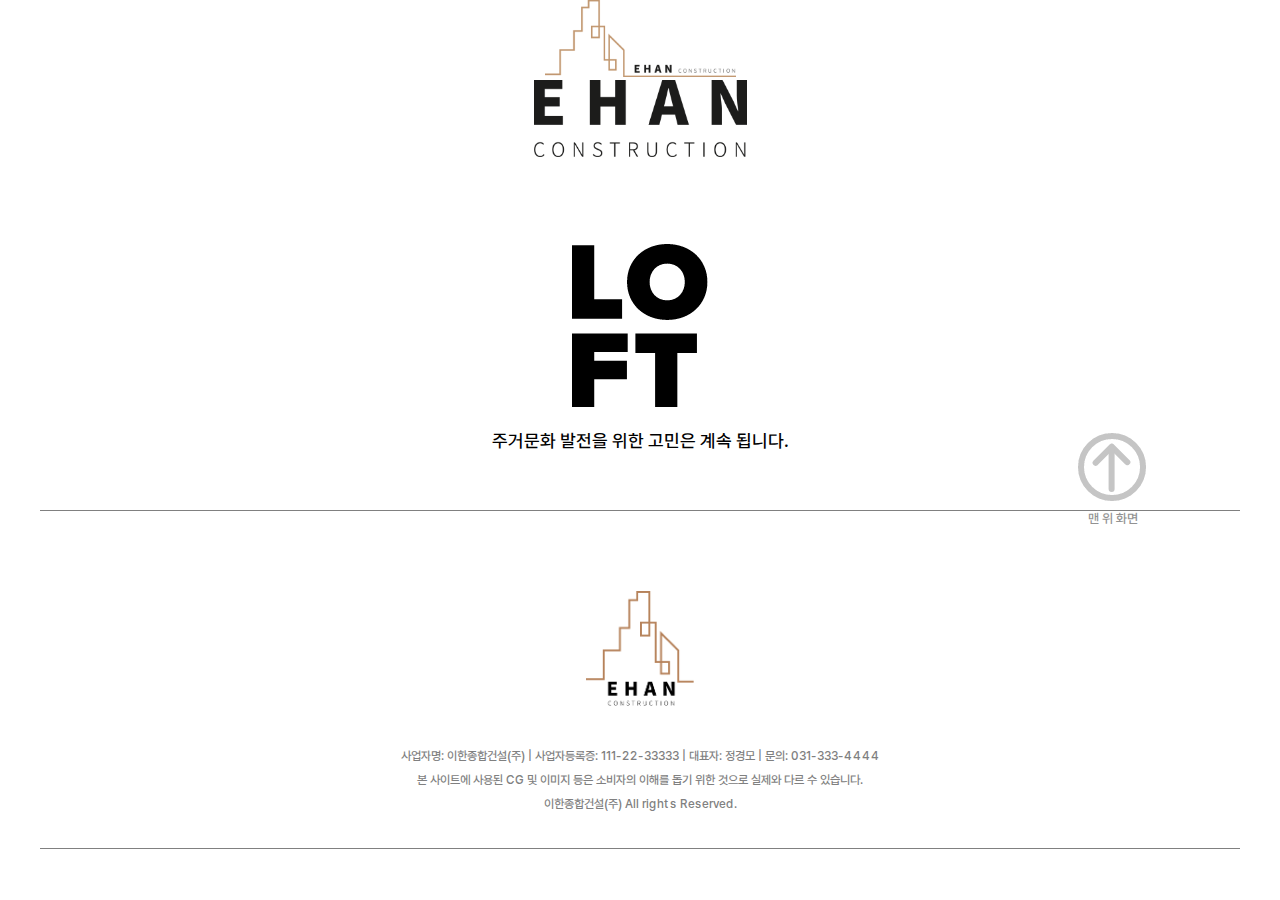
<file: pages/bongcheonDetail.html>
<!DOCTYPE html>
<html lang="ko">
<head>
  <meta charset="UTF-8">
  <meta http-equiv="X-UA-Compatible" content="IE=edge">
  <meta name="viewport" content="width=device-width, initial-scale=1.0">

  <meta property="og:type" content="website">
  <meta property="og:title" content="(주)이한종합건설">
  <meta property="og:description" content="공간이 공감이 되는 곳 집을 그리다. 이한종합건설">

  <link rel="stylesheet" href="/css/reset.css">
  <link rel="stylesheet" href="/css/common.css">

  <title>공간이 공감이 되는 곳 집을 그리다 - 이한종합건설 EHAN</title>
</head>
<body>

  <header>
    <div class="left">
      <img src="/images/ehan-logo.png" alt="로고" />
    </div>
    <div class="center">
      <img src="/images/sub-logo.png" alt="로고" />
    </div>
    <div class="ham-btn">
      <p></p>
      <p></p>
      <p></p>
    </div>
  </header>

  <footer class="footer">
    <div class="inner">
      <div class="footer-top">
        <img src="/images/symbol.png" alt="symbol" class="foot-symbol"/>
        <p>주거문화 발전을 위한 고민은 계속 됩니다.</p>
        <a class="top-btn" href="#home">
          <img src="/images/top-btn.png" alt="위로" />
          <p>맨 위 화면</p>
        </a>
      </div>
      <div class="footer-bottom">
        <div class="ehan-symbol">
          <img src="/images/ehan-sym2.png" alt="">
        </div>
        <div>
          사업자명: 이한종합건설(주)     |     사업자등록증: 111-22-33333     |     대표자: 정경모     |     문의: 031-333-4444<br>
          본 사이트에 사용된 CG 및 이미지 등은 소비자의 이해를 돕기 위한 것으로 실제와 다르 수 있습니다.<br>
          이한종합건설(주) All rights Reserved.
        </div>
      </div>
    </div>
  </footer>

  <script>

    window.addEventListener('scroll', function(){
      let scroll = window.scrollY
      // console.log(scroll)

      const moveTxt = document.querySelectorAll('.move-txt')
      if( scroll > 110) {
        moveTxt[0].classList.add('move')
        moveTxt[1].classList.add('move')
      }
    })

  </script>

</body>
</html>
</file>
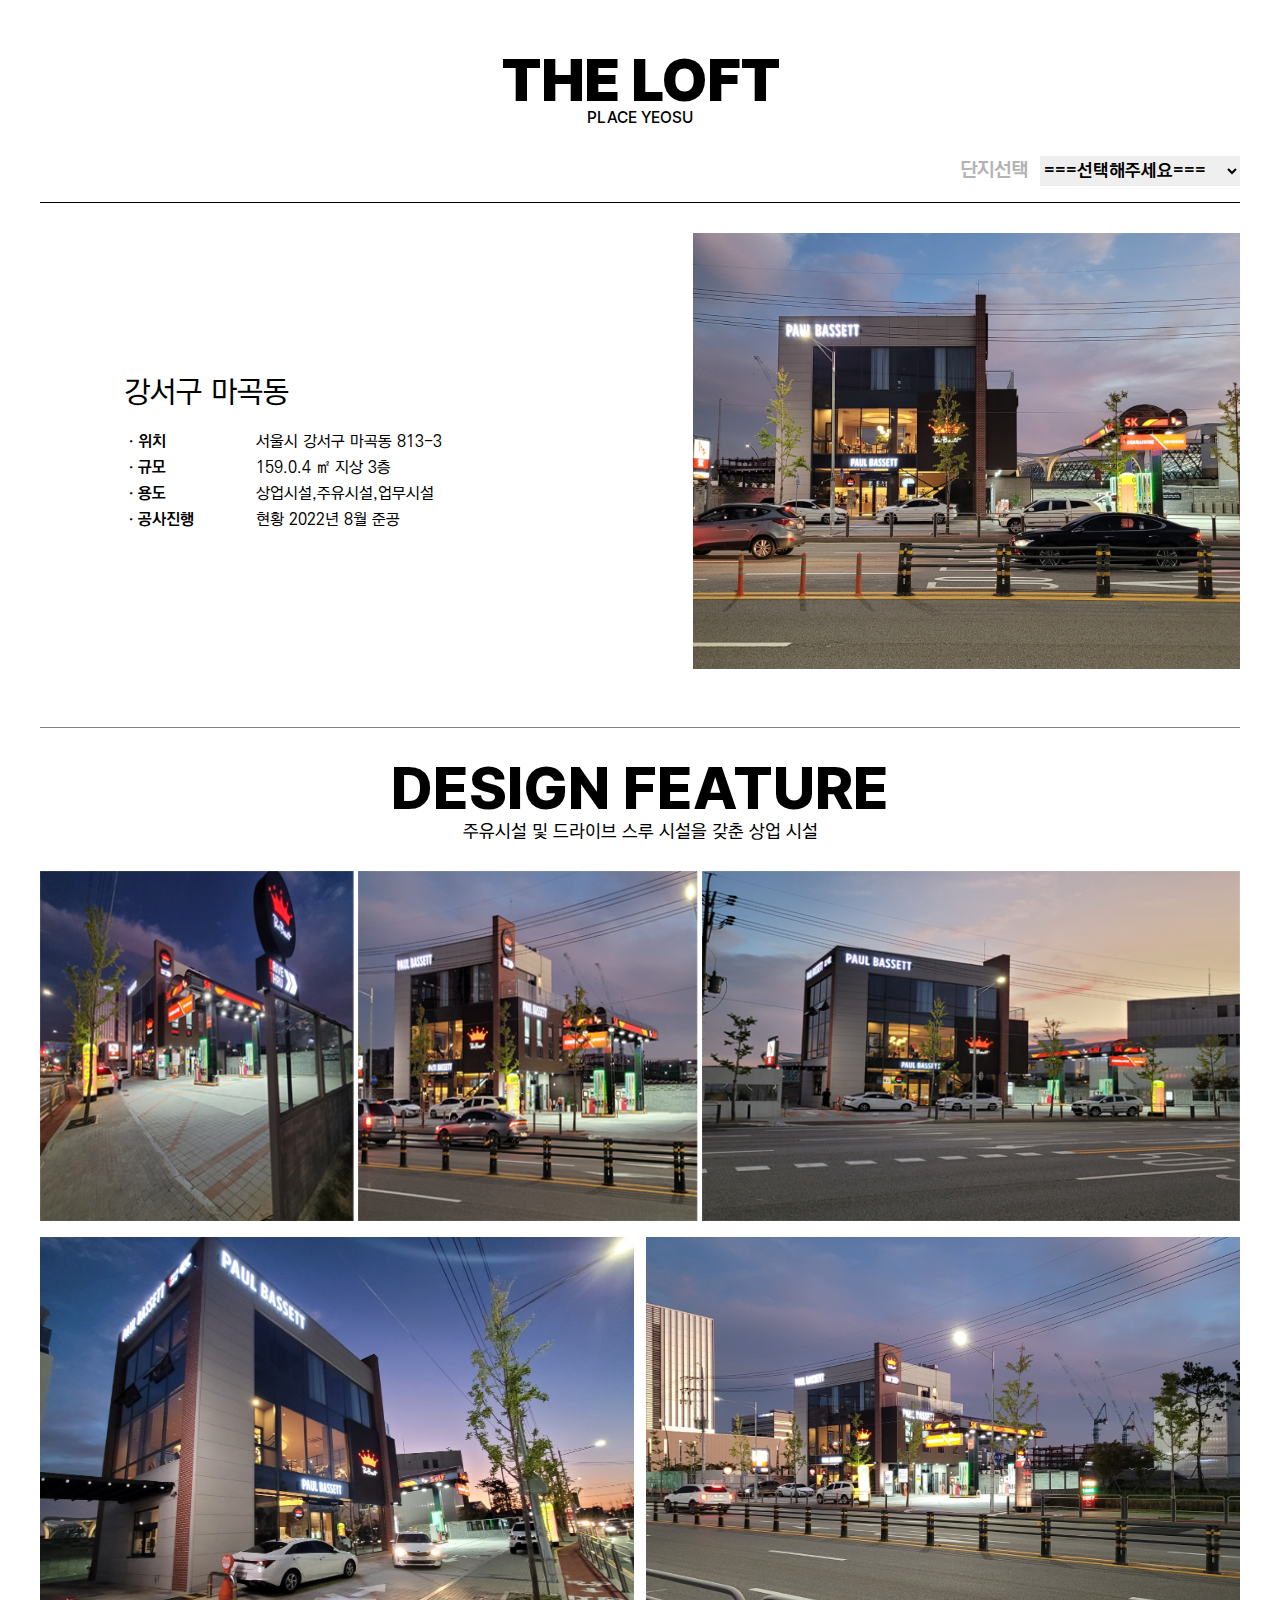
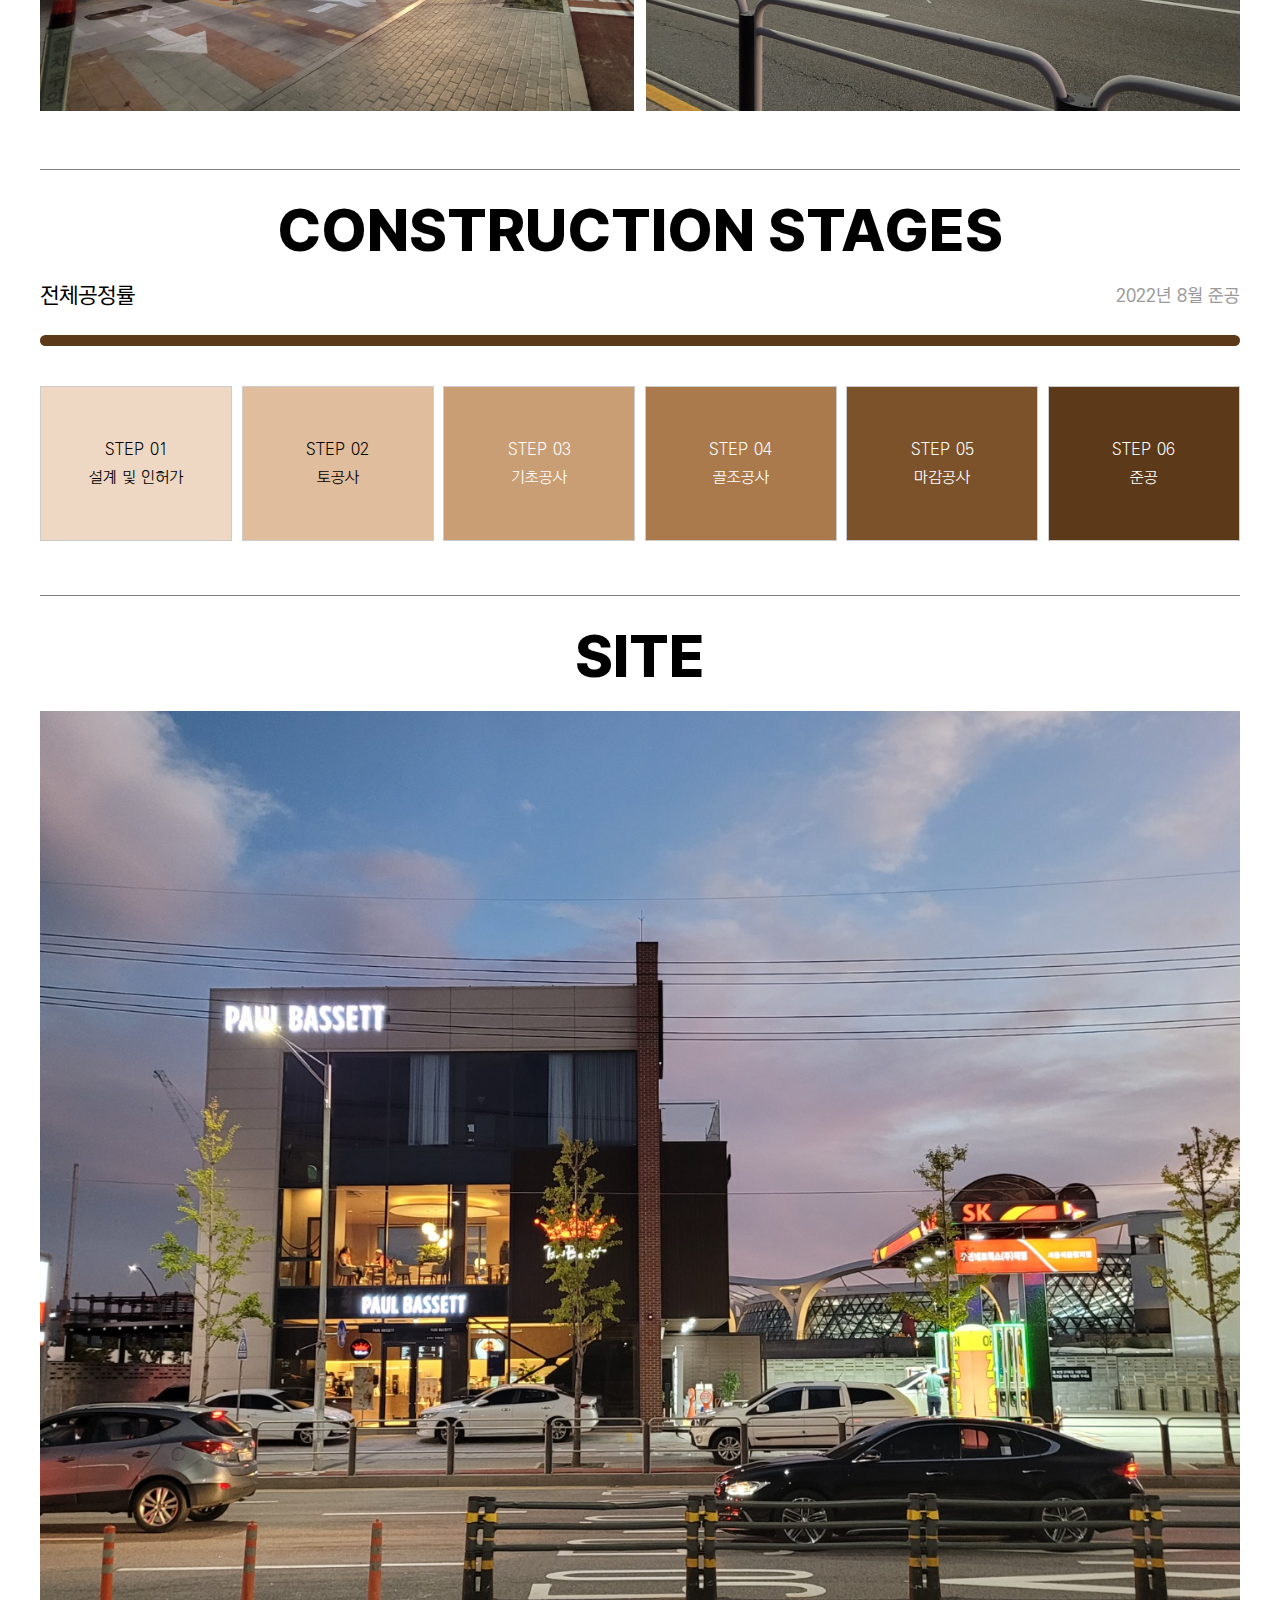
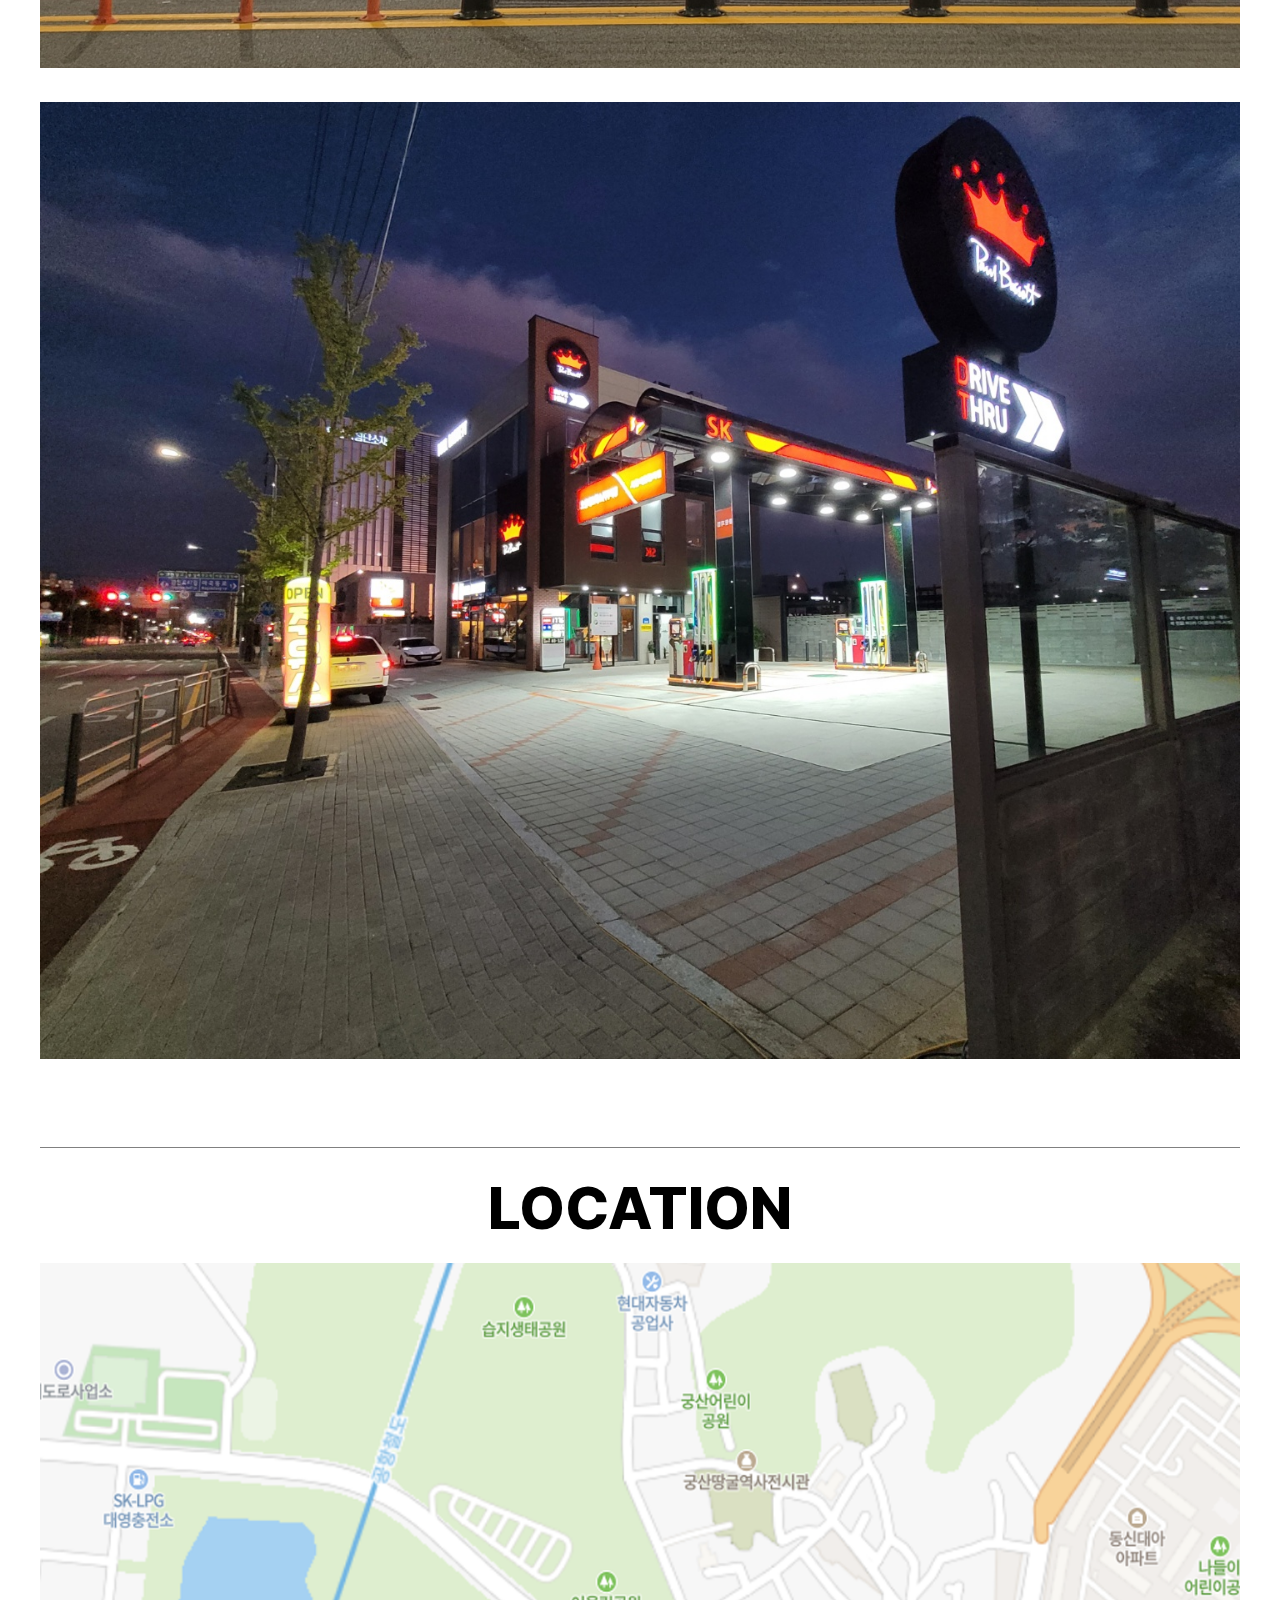
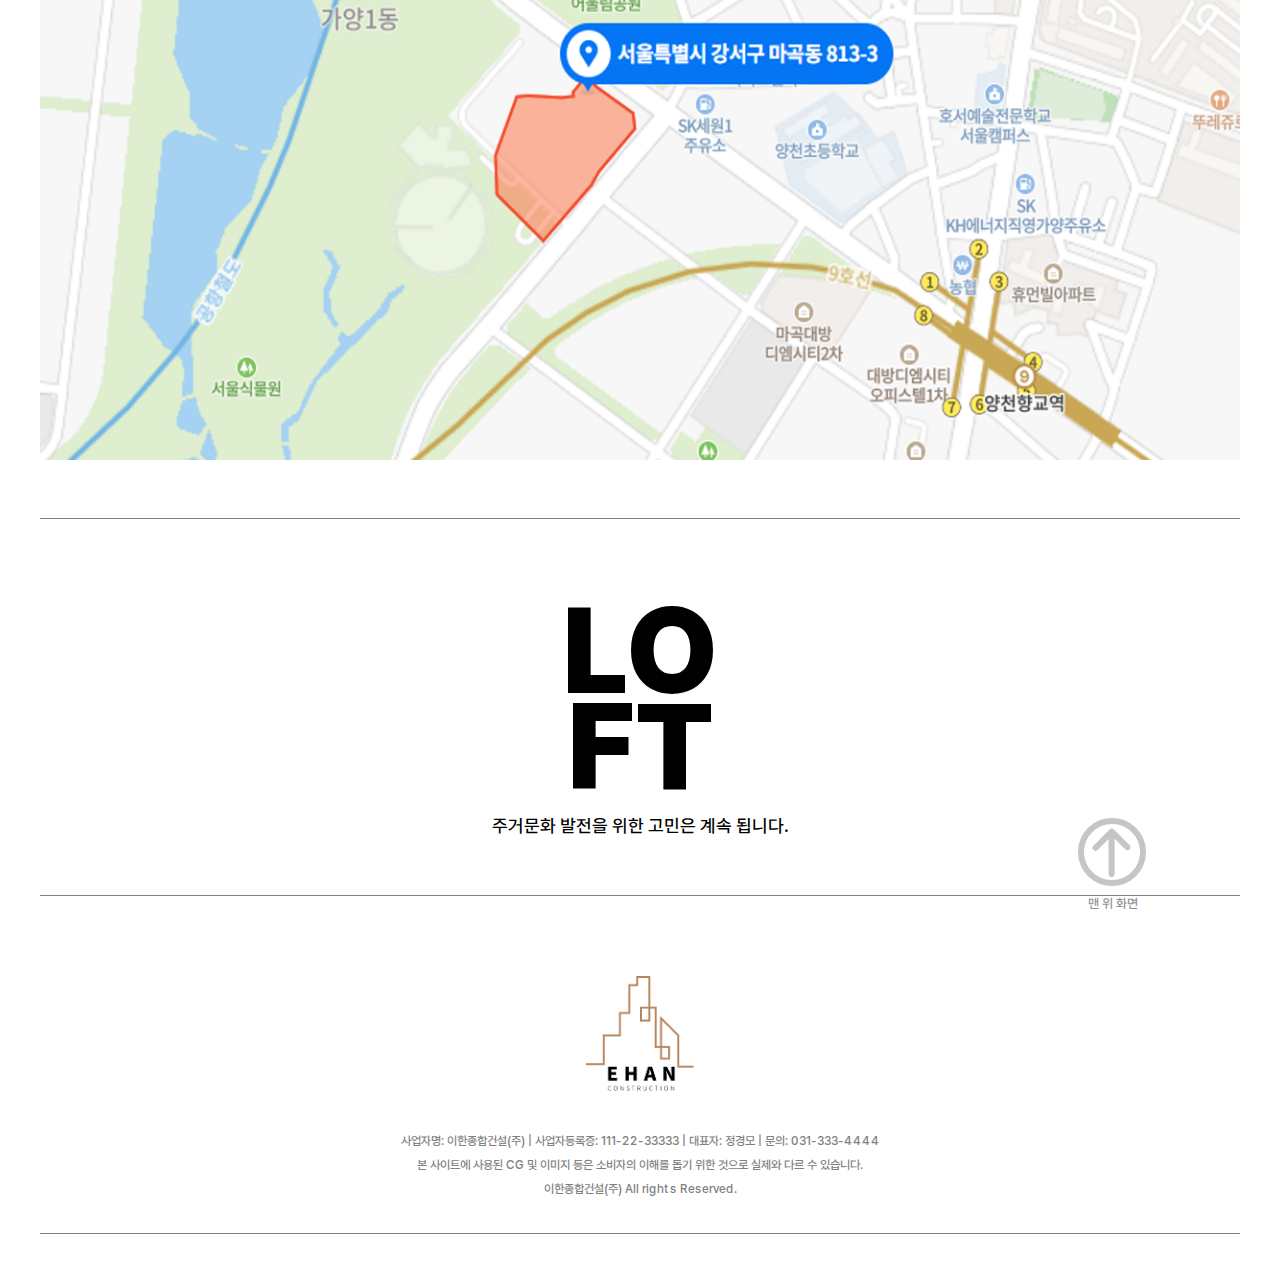
<file: pages/magokDetail.html>
<!DOCTYPE html>
<html lang="ko">
<head>
  <meta charset="UTF-8">
  <meta http-equiv="X-UA-Compatible" content="IE=edge">
  <meta name="viewport" content="width=device-width, initial-scale=1.0">

  <meta property="og:type" content="website">
  <meta property="og:title" content="(주)이한종합건설">
  <meta property="og:description" content="공간이 공감이 되는 곳 집을 그리다. 이한종합건설">

  <link rel="stylesheet" href="/css/reset.css">
  <link rel="stylesheet" href="/css/common.css">
  <link rel="stylesheet" href="/css/detail.css">

  <title>공간이 공감이 되는 곳 집을 그리다 - 이한종합건설 EHAN</title>
</head>
<body>

  <header id="home">
    <a class="logo eng" href="/">
      <div class="top">THE LOFT</div>
      <div class="bottom">PLACE YEOSU</div>
    </a>
  </header>

  <main class="magok">
    <div class="inner">
      <div class="sel-box">
        <form>
          <label for="select">단지선택</label>
          <select name="select" onchange="window.open(value,'_self');">
            <option value="">===선택해주세요===</option>
            <option value="/pages/bongcheonDetail.html">관악구 봉천동 단지</option>
            <option value="/pages/sillimDetail.html">관악구 신림동 단지</option>
            <option value="/pages/okgilDetail.html">부천 옥길동 시설</option>
            <option value="/pages/yeosuDetail.html">여수 웅천동 시설</option>
          </select>
        </form>
      </div>
      <div class="detail-summary sec-wrap">
        <div class="left-txt">
          <h4>강서구 마곡동</h4>
          <ul>
            <li>
              <p class="tit">ㆍ위치</p>
              <p>서울시 강서구 마곡동 813-3</p>
            </li>
            <li>
              <p class="tit">ㆍ규모</p>
              <p>159.0.4 ㎡ 지상 3층</p>
            </li>
            <li>
              <p class="tit">ㆍ용도</p>
              <p>상업시설,주유시설,업무시설</p>
            </li>
            <li>
              <p class="tit">ㆍ공사진행</p>
              <p>현황 2022년 8월 준공</p>
            </li>
          </ul>
        </div>
        <div class="right-img">
          <img src="/images/magok1.jpg">
        </div>
      </div>
      <div class="detail-feature sec-wrap">
        <h2 class="sec-tit eng">DESIGN FEATURE</h2>
        <div class="sub-txt">주유시설 및 드라이브 스루 시설을 갖춘 상업 시설</div>
        <div class="img-wrap">
          <div class="top">
            <div class="img-box">
              <img src="/images/magok2.png">
            </div>
            <div class="img-box">
              <img src="/images/magok3.png">
            </div>
            <div class="img-box">
              <img src="/images/magok4.png">
            </div>
          </div>
          <div class="bottom">
            <div class="img-box">
              <img src="/images/magok5.jpg" alt="인현 이미지5">
            </div>
            <div class="img-box">
              <img src="/images/magok6.jpg" alt="인현 이미지6">
            </div>
          </div>
        </div>
      </div>
      <div class="detail-stages sec-wrap">
        <h2 class="sec-tit eng">CONSTRUCTION STAGES</h2>
        <div class="top">
          <p>전체공정률</p>
          <p>2022년 8월 준공</p>
        </div>
        <div class="bar">
          <p></p>
        </div>
        <div class="step-box">
          <div>
            <p>STEP 01<br>설계 및 인허가</p>
          </div>
          <div>
            <p>STEP 02<br>토공사</p>
          </div>
          <div>
            <p>STEP 03<br>기초공사</p>
          </div>
          <div>
            <p>STEP 04<br>골조공사</p>
          </div>
          <div>
            <p>STEP 05<br>마감공사</p>
          </div>
          <div>
            <p>STEP 06<br>준공</p>
          </div>
        </div>
      </div>
      <div class="detail-site sec-wrap">
        <h2 class="sec-tit eng">SITE</h2>
        <div class="img-wrap">
          <img src="/images/magok7.jpg" alt="">
        </div>
        <div class="img-wrap">
          <img src="/images/magok8.jpg" alt="">
        </div>
      </div>
      <div class="detail-loca sec-wrap">
        <div class="sec-tit eng">LOCATION</div>
        <div class="loca-wrap">
          <img src="/images/magok-loca.png" alt="">
        </div>
      </div>
    </div>
  </main>

  <footer class="footer">
    <div class="inner">
      <div class="footer-top">
        <div class="logo-box eng foot-symbol">
          LO<br>FT
        </div>
        <p>주거문화 발전을 위한 고민은 계속 됩니다.</p>
        <a class="top-btn" href="#home">
          <img src="/images/top-btn.png" alt="위로" />
          <p>맨 위 화면</p>
        </a>
      </div>
      <div class="footer-bottom">
        <div class="ehan-symbol">
          <img src="/images/ehan-sym2.png" alt="">
        </div>
        <div>
          사업자명: 이한종합건설(주)     |     사업자등록증: 111-22-33333     |     대표자: 정경모     |     문의: 031-333-4444<br>
          본 사이트에 사용된 CG 및 이미지 등은 소비자의 이해를 돕기 위한 것으로 실제와 다르 수 있습니다.<br>
          이한종합건설(주) All rights Reserved.
        </div>
      </div>
    </div>
  </footer>

  <script>

  </script>

</body>
</html>
</file>
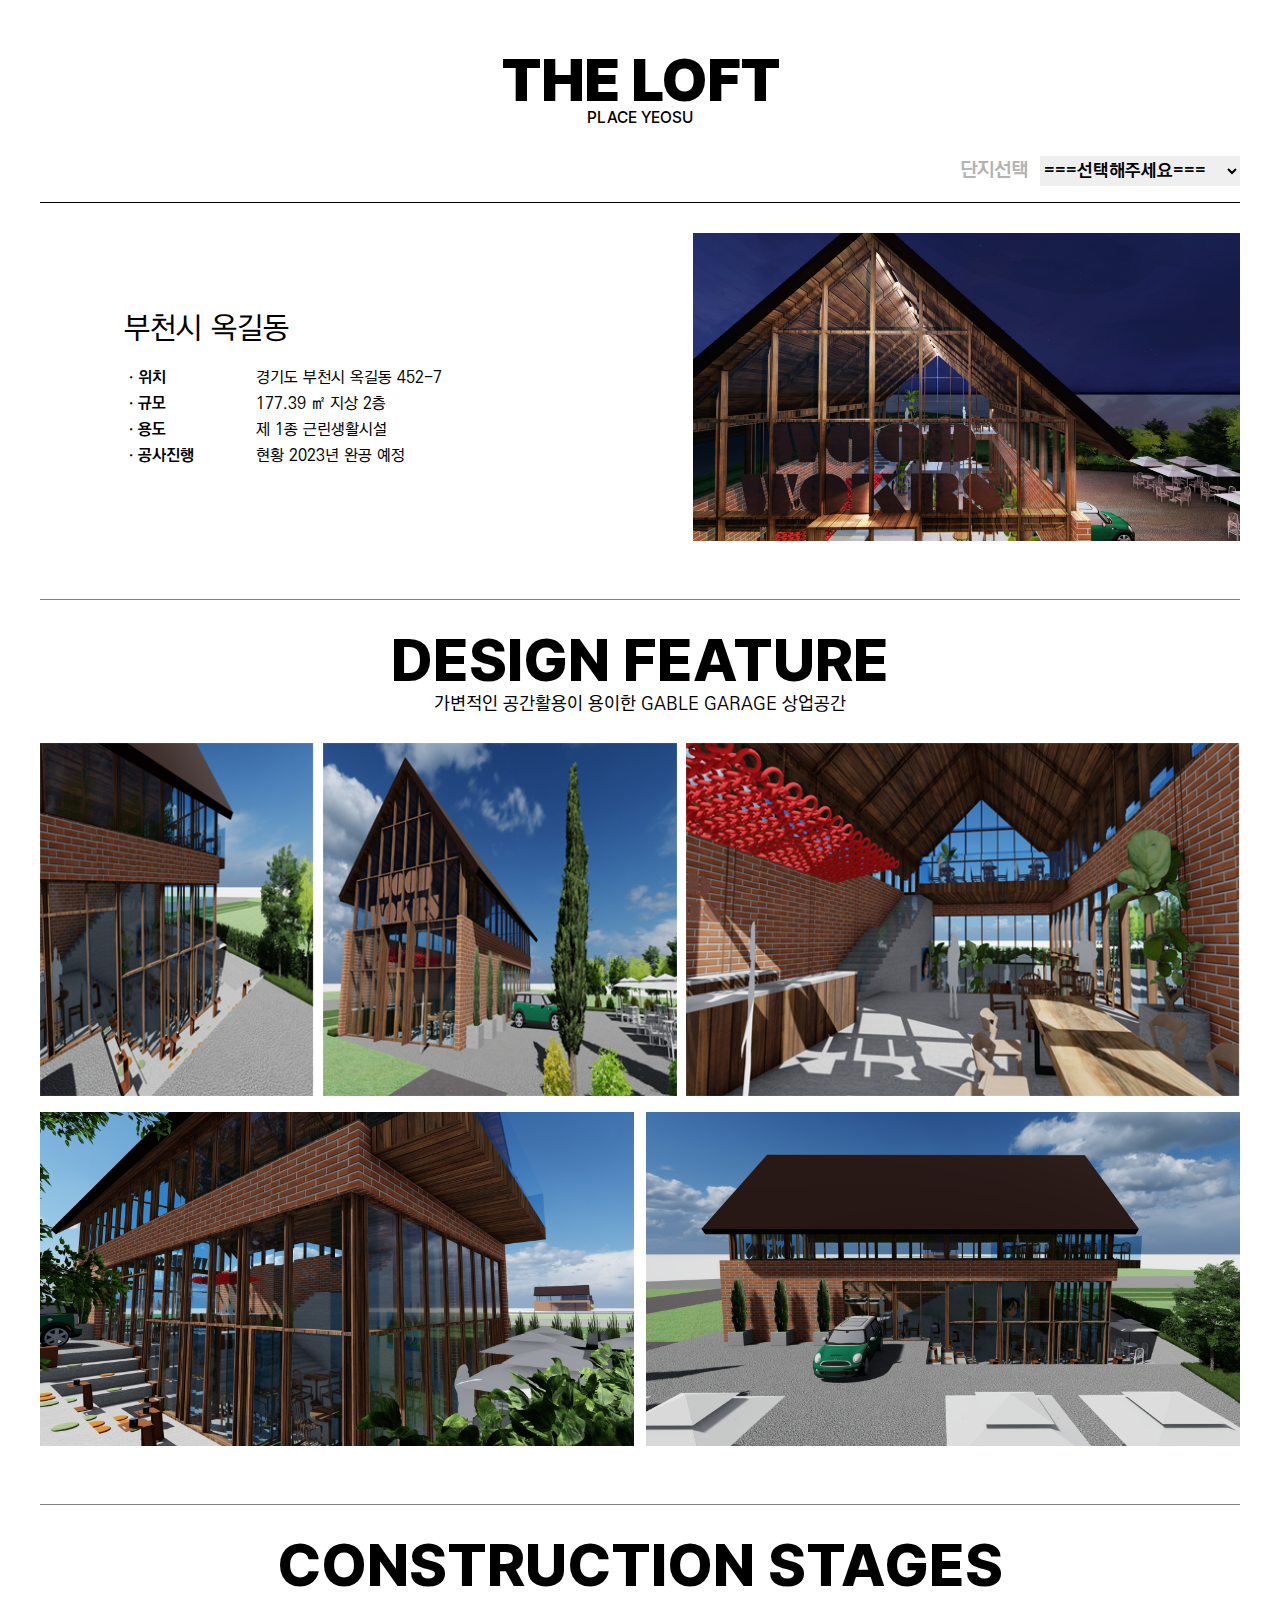
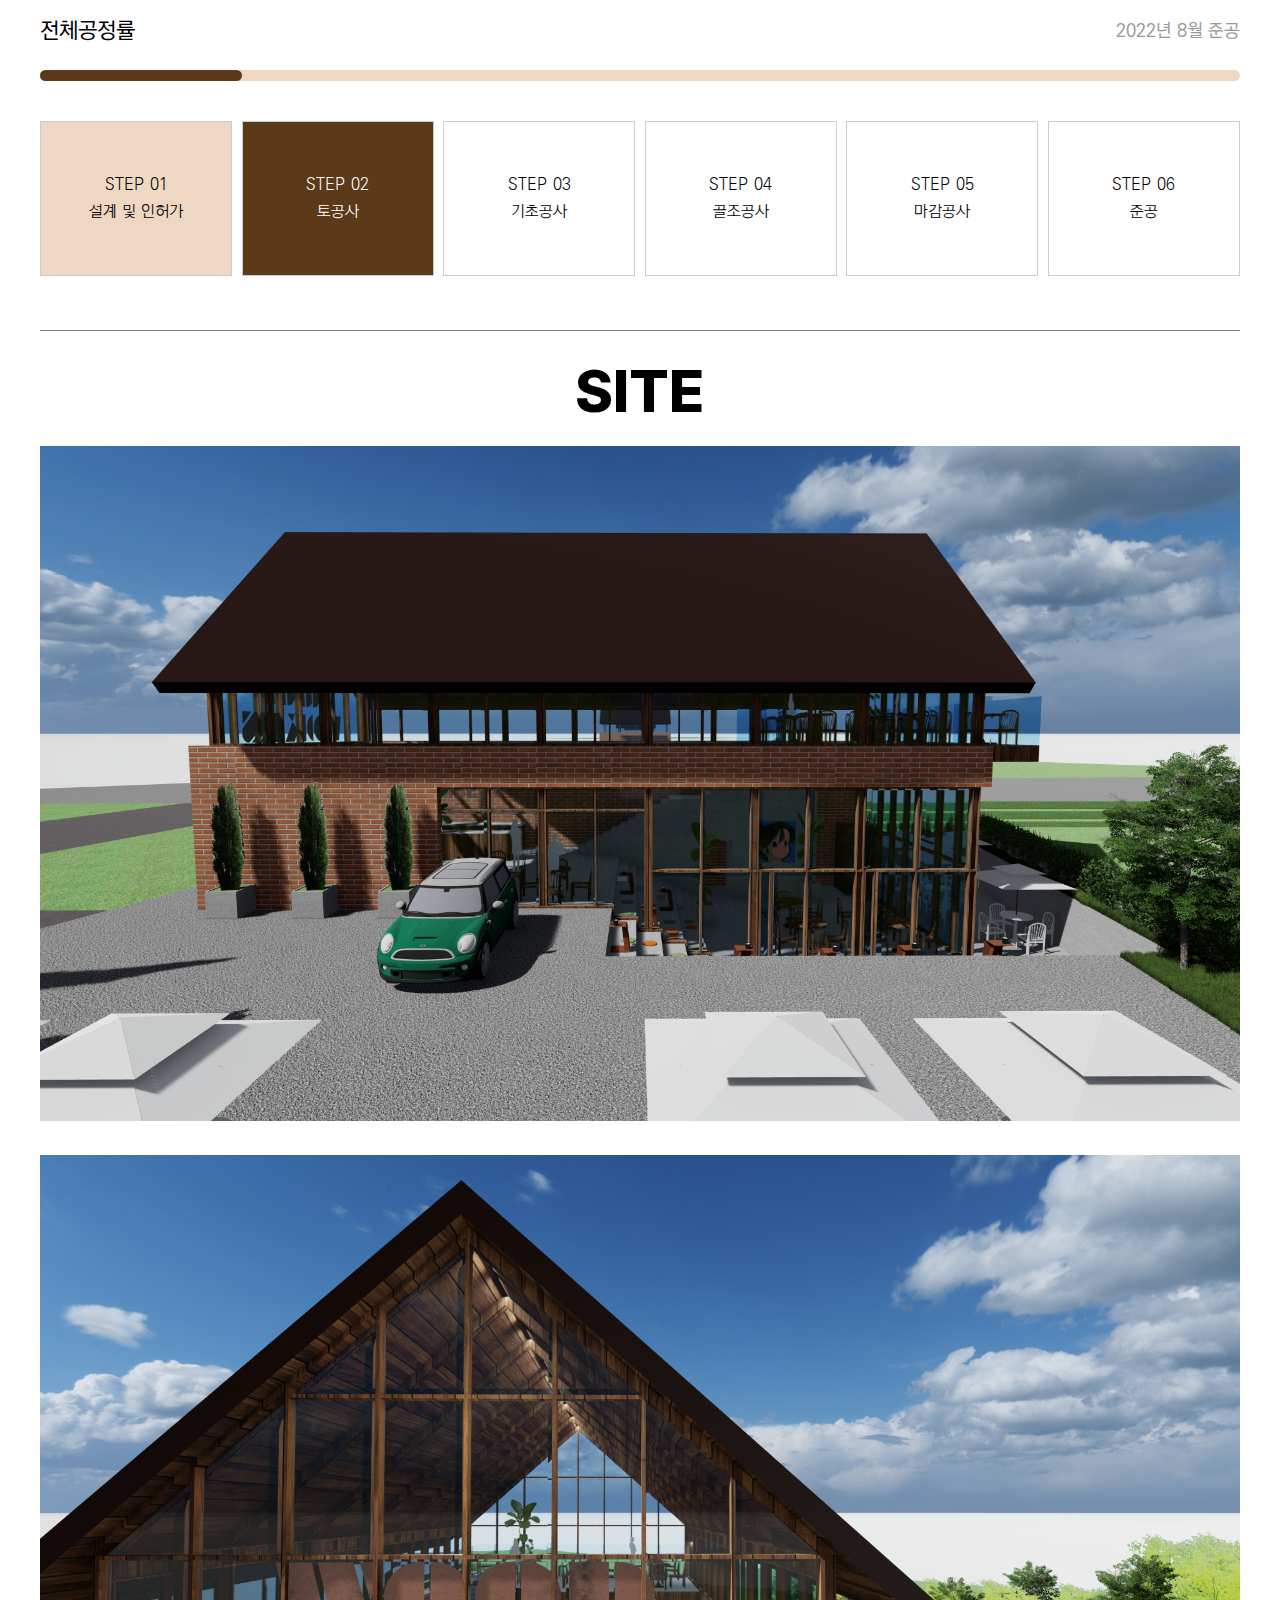
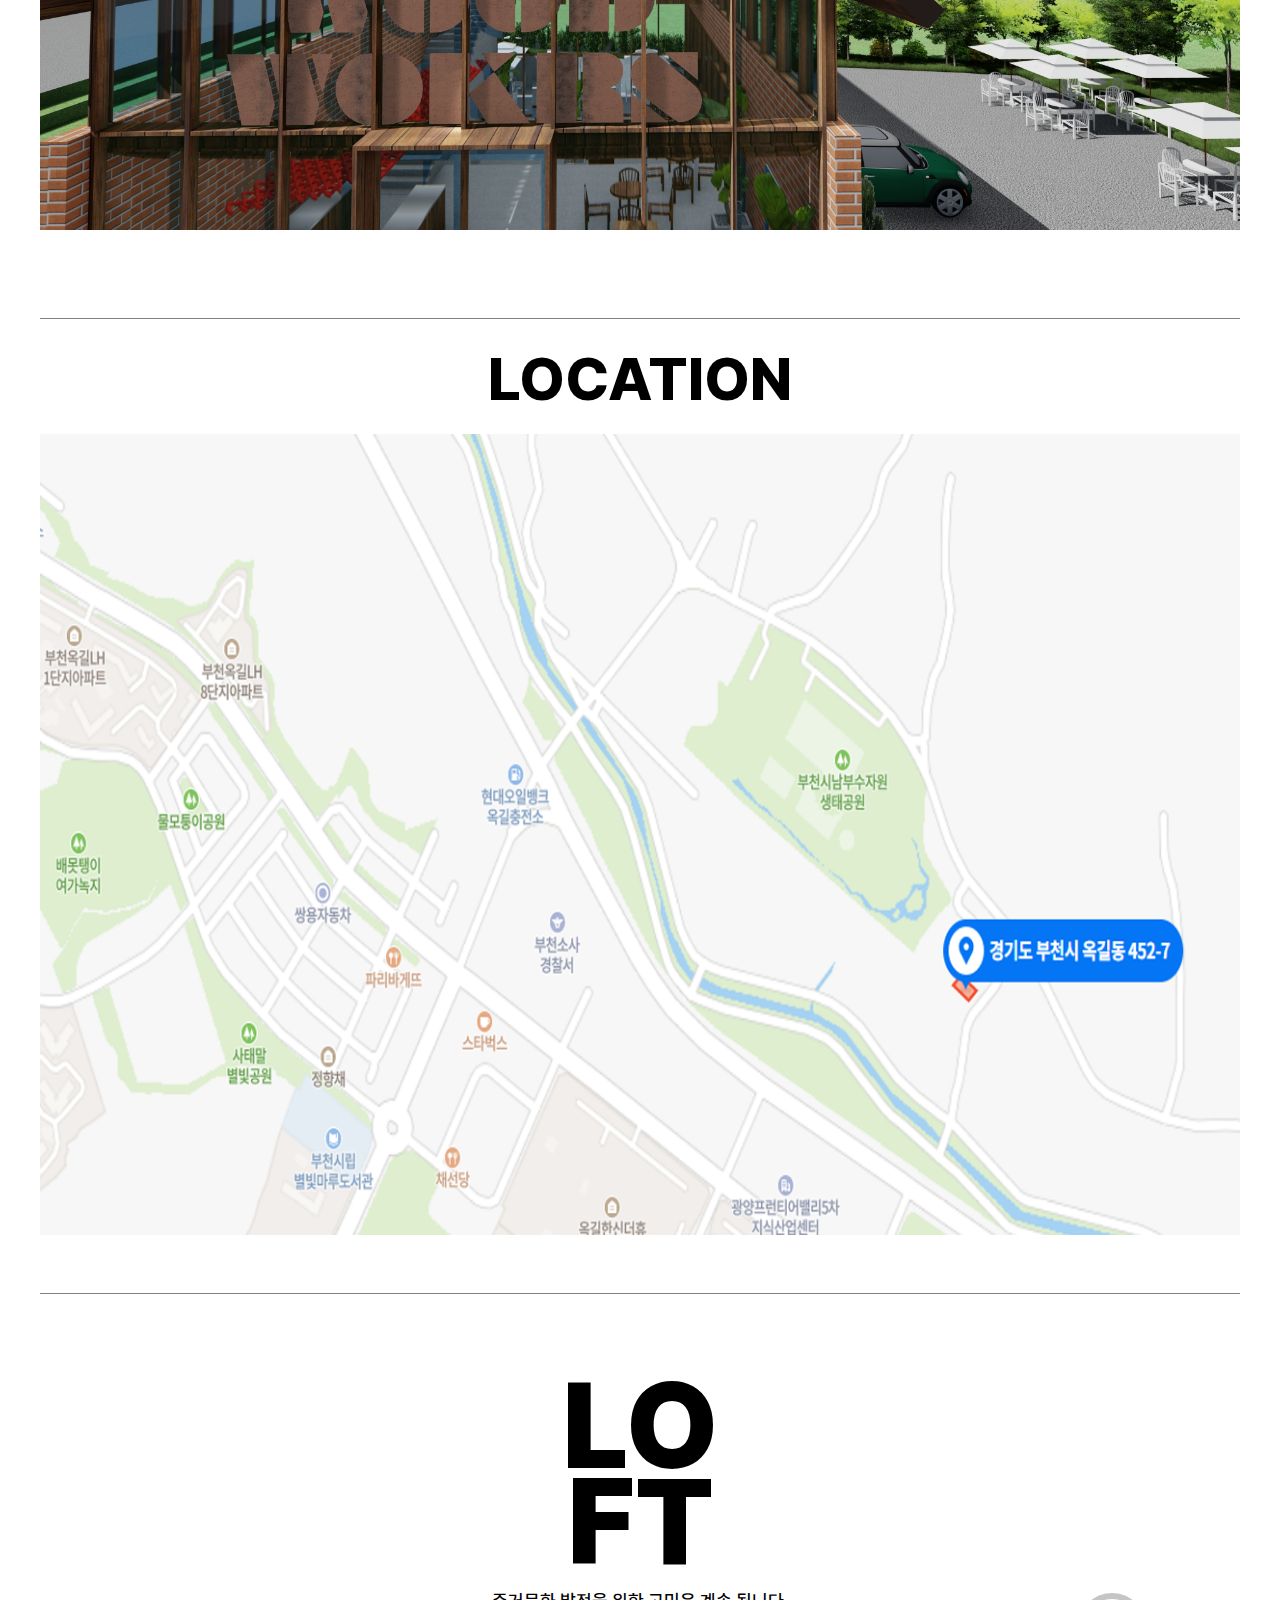
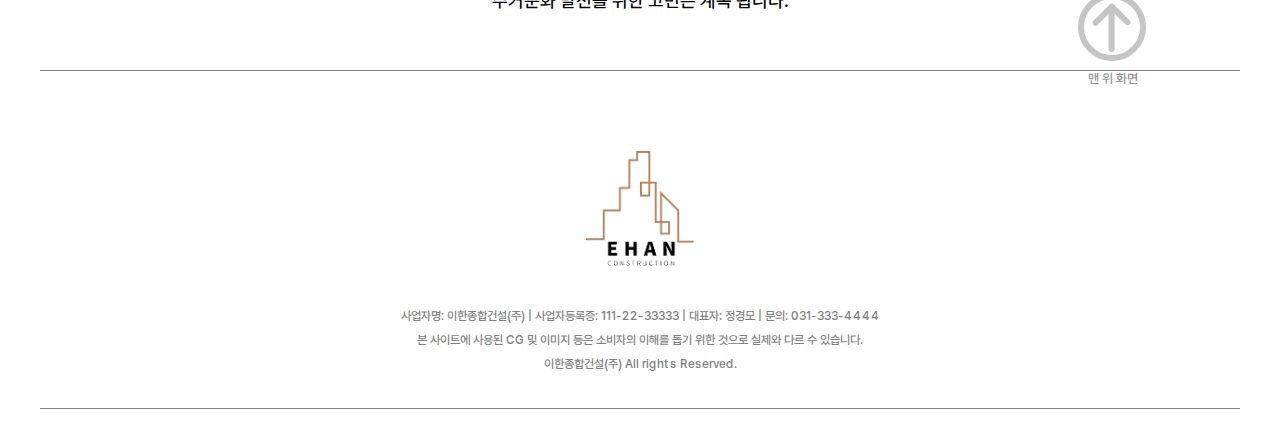
<file: pages/okgilDetail.html>
<!DOCTYPE html>
<html lang="ko">
<head>
  <meta charset="UTF-8">
  <meta http-equiv="X-UA-Compatible" content="IE=edge">
  <meta name="viewport" content="width=device-width, initial-scale=1.0">

  <meta property="og:type" content="website">
  <meta property="og:title" content="(주)이한종합건설">
  <meta property="og:description" content="공간이 공감이 되는 곳 집을 그리다. 이한종합건설">

  <link rel="stylesheet" href="/css/reset.css">
  <link rel="stylesheet" href="/css/common.css">
  <link rel="stylesheet" href="/css/detail.css">

  <title>공간이 공감이 되는 곳 집을 그리다 - 이한종합건설 EHAN</title>
</head>
<body>

  <header id="home">
    <a class="logo eng" href="/">
      <div class="top">THE LOFT</div>
      <div class="bottom">PLACE YEOSU</div>
    </a>
  </header>

  <main class="okgil">
    <div class="inner">
      <div class="sel-box">
        <form>
          <label for="select">단지선택</label>
          <select name="select" onchange="window.open(value,'_self');">
            <option value="">===선택해주세요===</option>
            <option value="/pages/bongcheonDetail.html">관악구 봉천동 단지</option>
            <option value="/pages/sillimDetail.html">관악구 신림동 단지</option>
            <option value="/pages/magokDetail.html">강서구 마곡동 시설</option>
            <option value="/pages/yeosuDetail.html">여수 웅천동 시설</option>
          </select>
        </form>
      </div>
      <div class="detail-summary sec-wrap">
        <div class="left-txt">
          <h4>부천시 옥길동</h4>
          <ul>
            <li>
              <p class="tit">ㆍ위치</p>
              <p>경기도 부천시 옥길동 452-7</p>
            </li>
            <li>
              <p class="tit">ㆍ규모</p>
              <p>177.39 ㎡ 지상 2층</p>
            </li>
            <li>
              <p class="tit">ㆍ용도</p>
              <p>제 1종 근린생활시설</p>
            </li>
            <li>
              <p class="tit">ㆍ공사진행</p>
              <p>현황 2023년 완공 예정</p>
            </li>
          </ul>
        </div>
        <div class="right-img">
          <img src="/images/okgil1.jpg">
        </div>
      </div>
      <div class="detail-feature sec-wrap">
        <h2 class="sec-tit eng">DESIGN FEATURE</h2>
        <div class="sub-txt">가변적인 공간활용이 용이한 GABLE GARAGE 상업공간</div>
        <div class="img-wrap">
          <div class="top">
            <div class="img-box">
              <img src="/images/okgil2.png">
            </div>
            <div class="img-box">
              <img src="/images/okgil3.png">
            </div>
            <div class="img-box">
              <img src="/images/okgil4.png">
            </div>
          </div>
          <div class="bottom">
            <div class="img-box">
              <img src="/images/okgil5.jpg" alt="인현 이미지5">
            </div>
            <div class="img-box">
              <img src="/images/okgil6.jpg" alt="인현 이미지6">
            </div>
          </div>
        </div>
      </div>
      <div class="detail-stages sec-wrap">
        <h2 class="sec-tit eng">CONSTRUCTION STAGES</h2>
        <div class="top">
          <p>전체공정률</p>
          <p>2022년 8월 준공</p>
        </div>
        <div class="bar">
          <p></p>
        </div>
        <div class="step-box">
          <div>
            <p>STEP 01<br>설계 및 인허가</p>
          </div>
          <div>
            <p>STEP 02<br>토공사</p>
          </div>
          <div>
            <p>STEP 03<br>기초공사</p>
          </div>
          <div>
            <p>STEP 04<br>골조공사</p>
          </div>
          <div>
            <p>STEP 05<br>마감공사</p>
          </div>
          <div>
            <p>STEP 06<br>준공</p>
          </div>
        </div>
      </div>
      <div class="detail-site sec-wrap">
        <h2 class="sec-tit eng">SITE</h2>
        <div class="img-wrap">
          <img src="/images/okgil6.jpg" alt="">
        </div>
        <div class="img-wrap">
          <img src="/images/okgil7.jpg" alt="">
        </div>
      </div>
      <div class="detail-loca sec-wrap">
        <div class="sec-tit eng">LOCATION</div>
        <div class="loca-wrap">
          <img src="/images/okgil-loca.png" alt="">
        </div>
      </div>
    </div>
  </main>

  <footer class="footer">
    <div class="inner">
      <div class="footer-top">
        <div class="logo-box eng foot-symbol">
          LO<br>FT
        </div>
        <p>주거문화 발전을 위한 고민은 계속 됩니다.</p>
        <a class="top-btn" href="#home">
          <img src="/images/top-btn.png" alt="위로" />
          <p>맨 위 화면</p>
        </a>
      </div>
      <div class="footer-bottom">
        <div class="ehan-symbol">
          <img src="/images/ehan-sym2.png" alt="">
        </div>
        <div>
          사업자명: 이한종합건설(주)     |     사업자등록증: 111-22-33333     |     대표자: 정경모     |     문의: 031-333-4444<br>
          본 사이트에 사용된 CG 및 이미지 등은 소비자의 이해를 돕기 위한 것으로 실제와 다르 수 있습니다.<br>
          이한종합건설(주) All rights Reserved.
        </div>
      </div>
    </div>
  </footer>

  <script>

  </script>

</body>
</html>
</file>
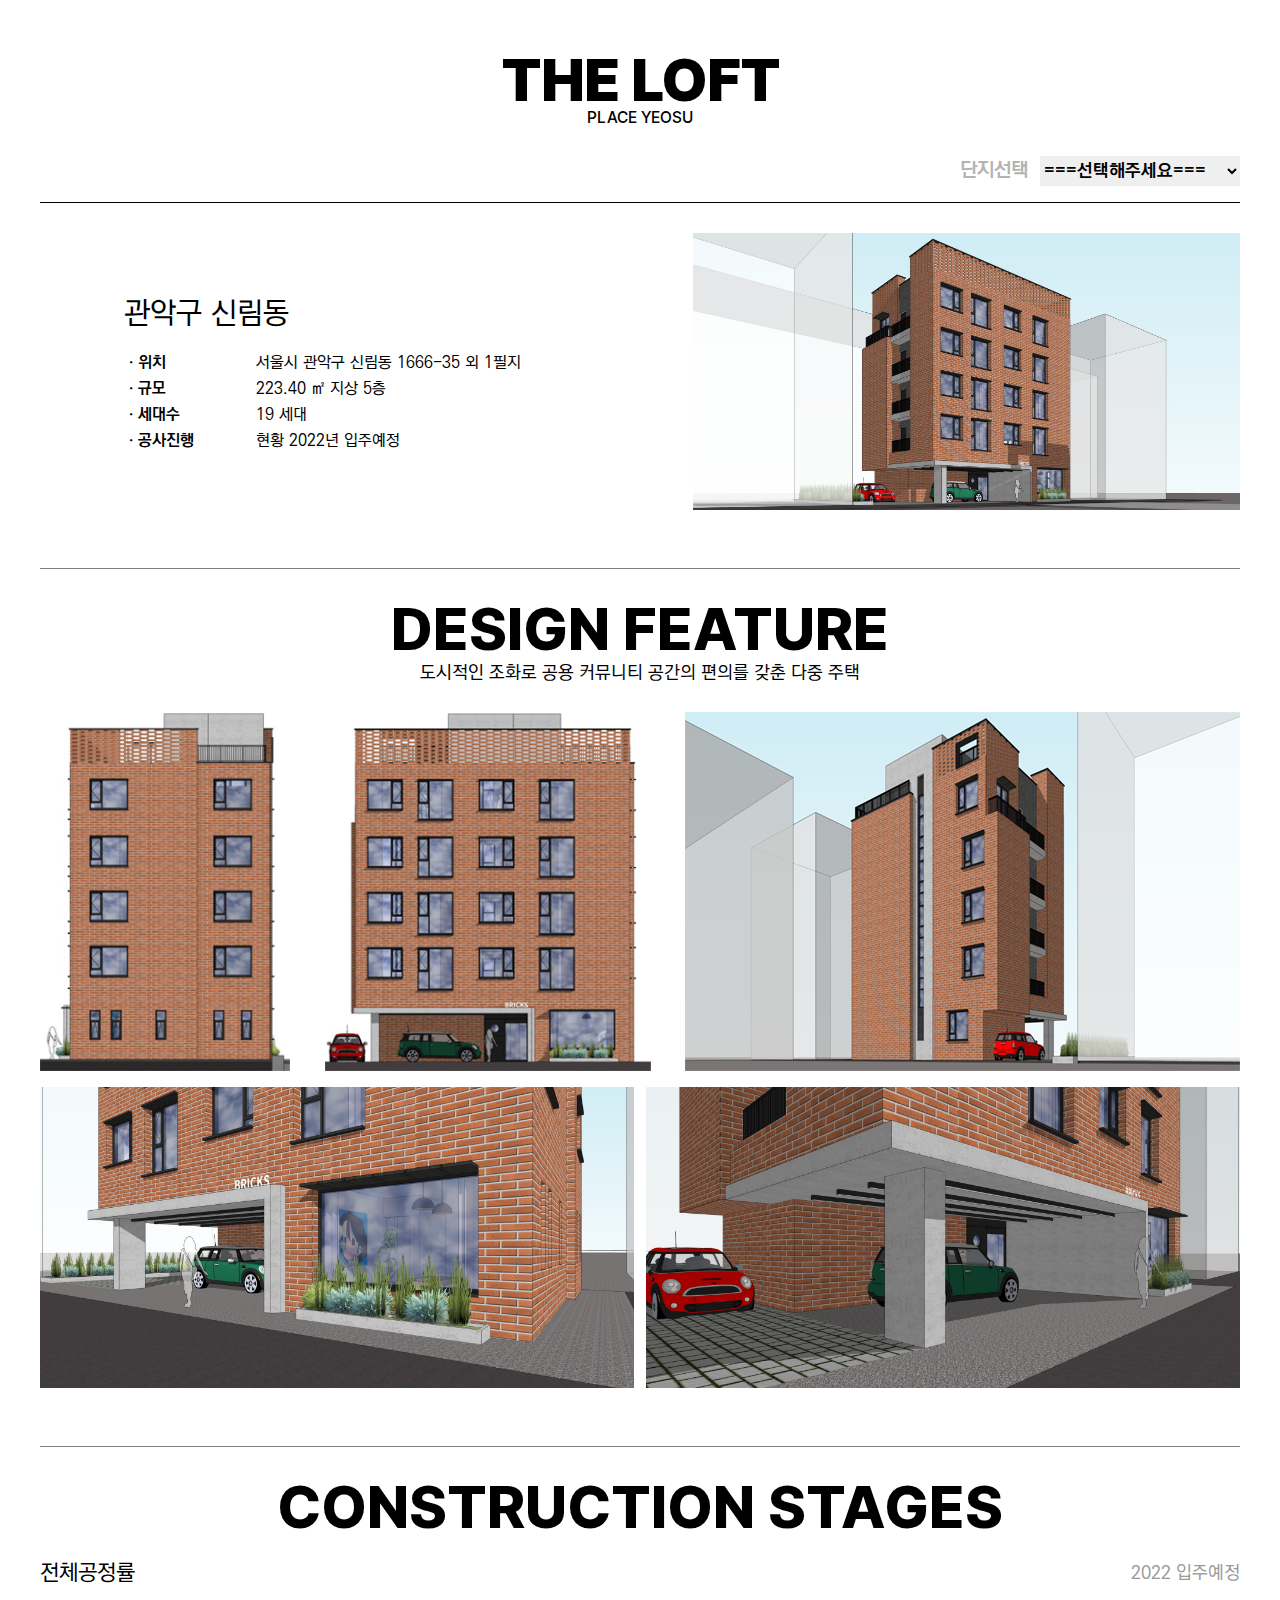
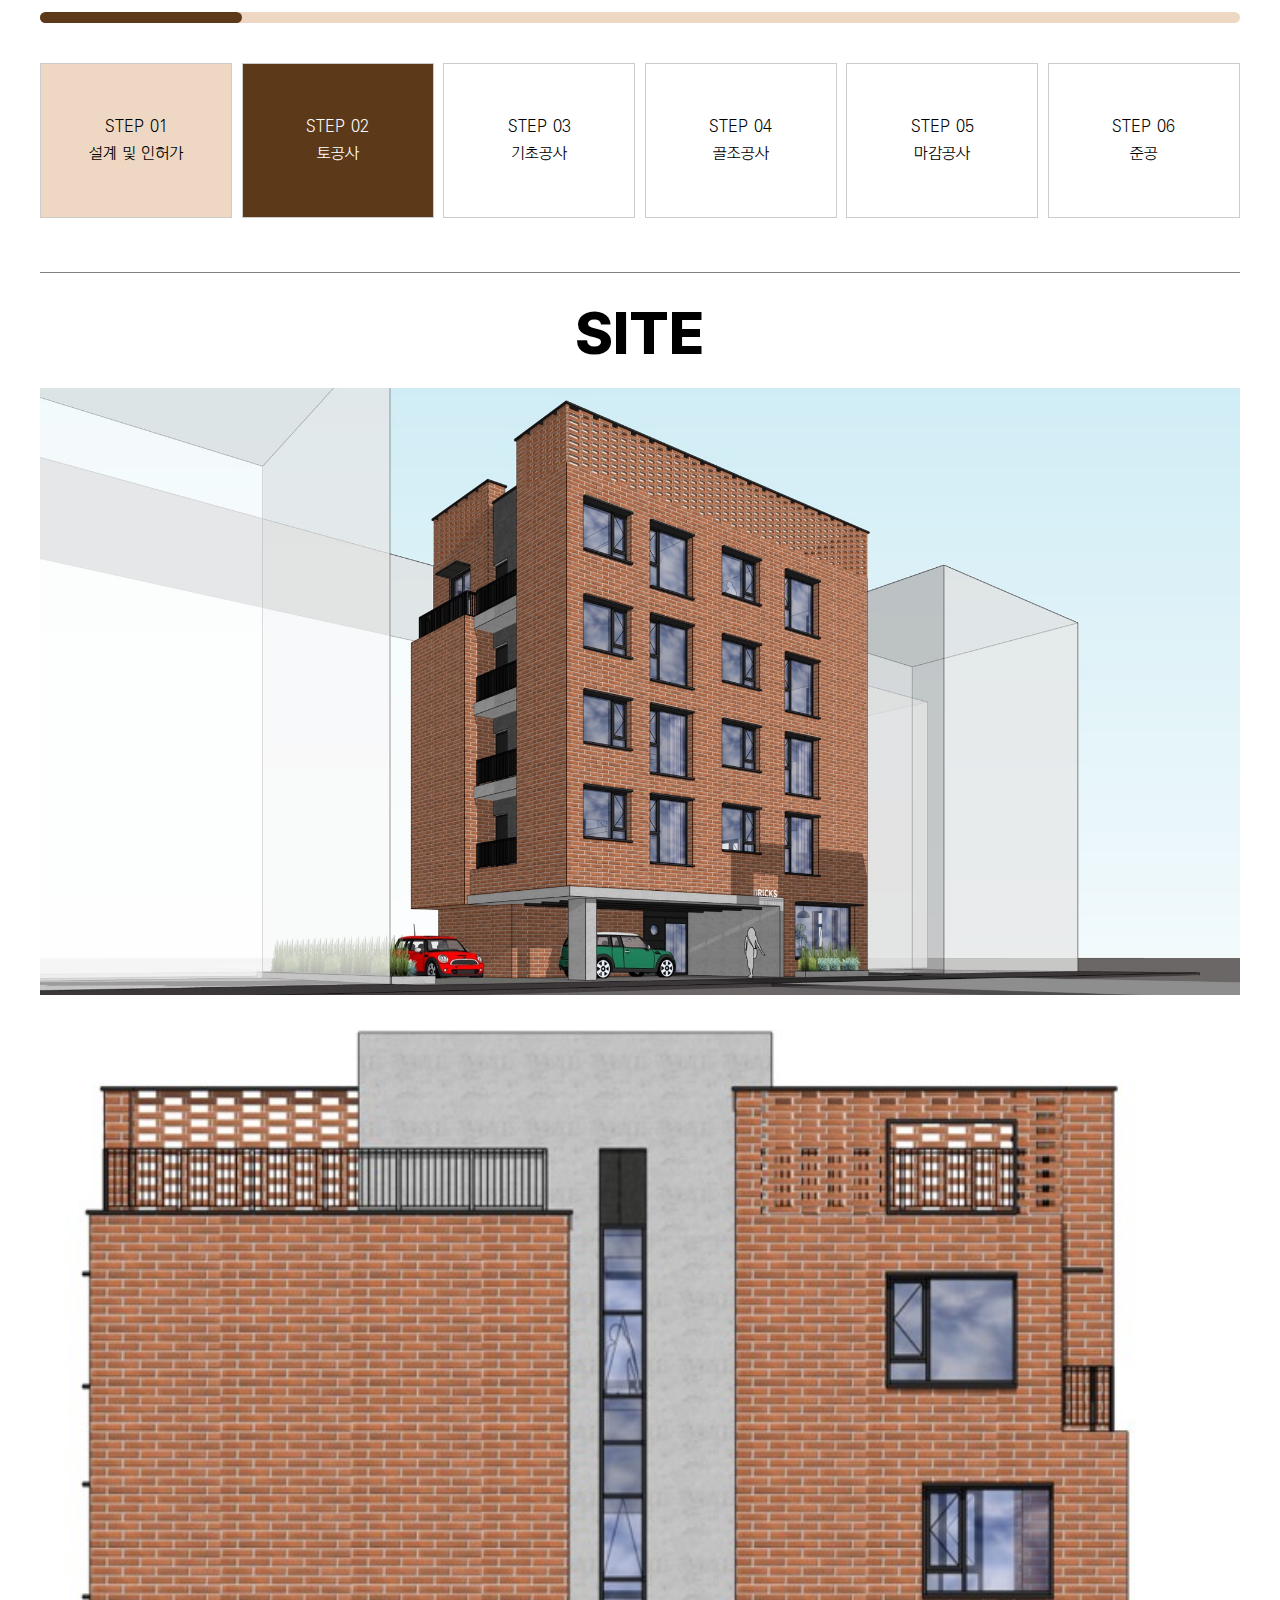
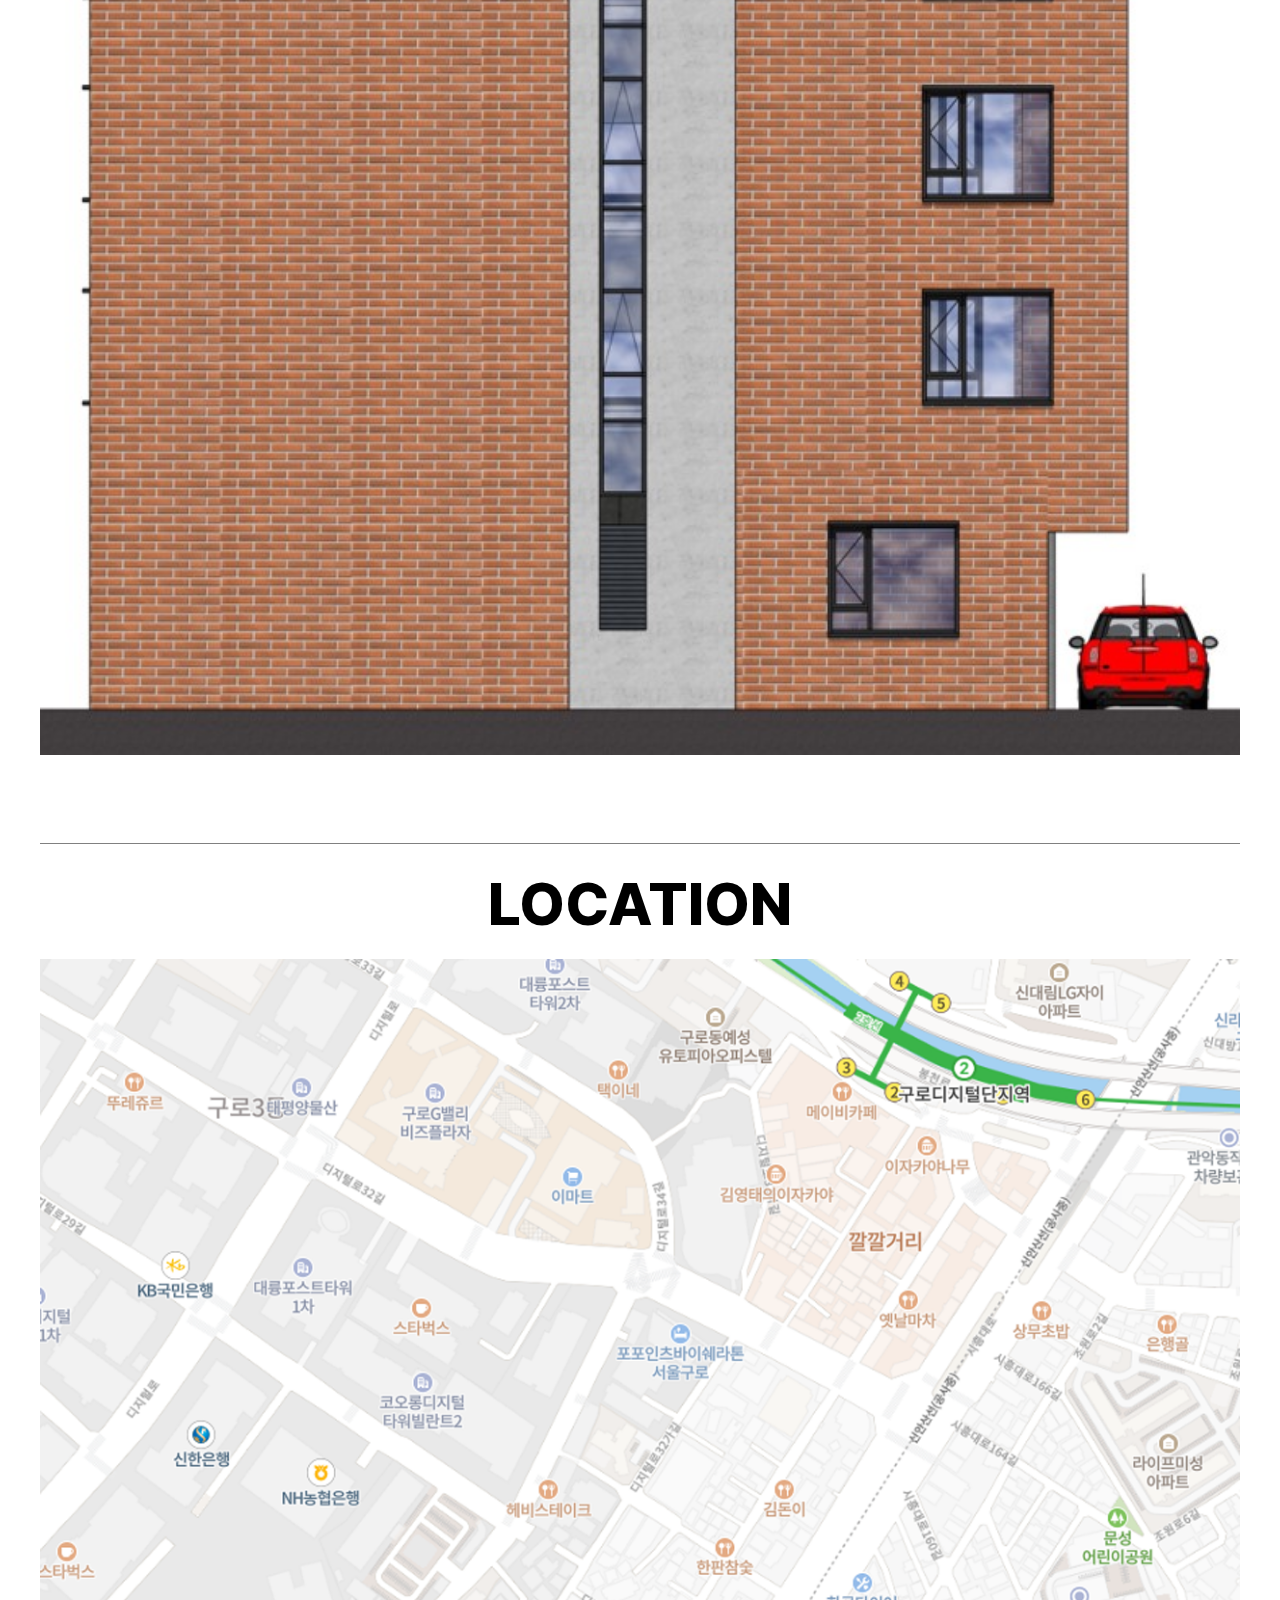
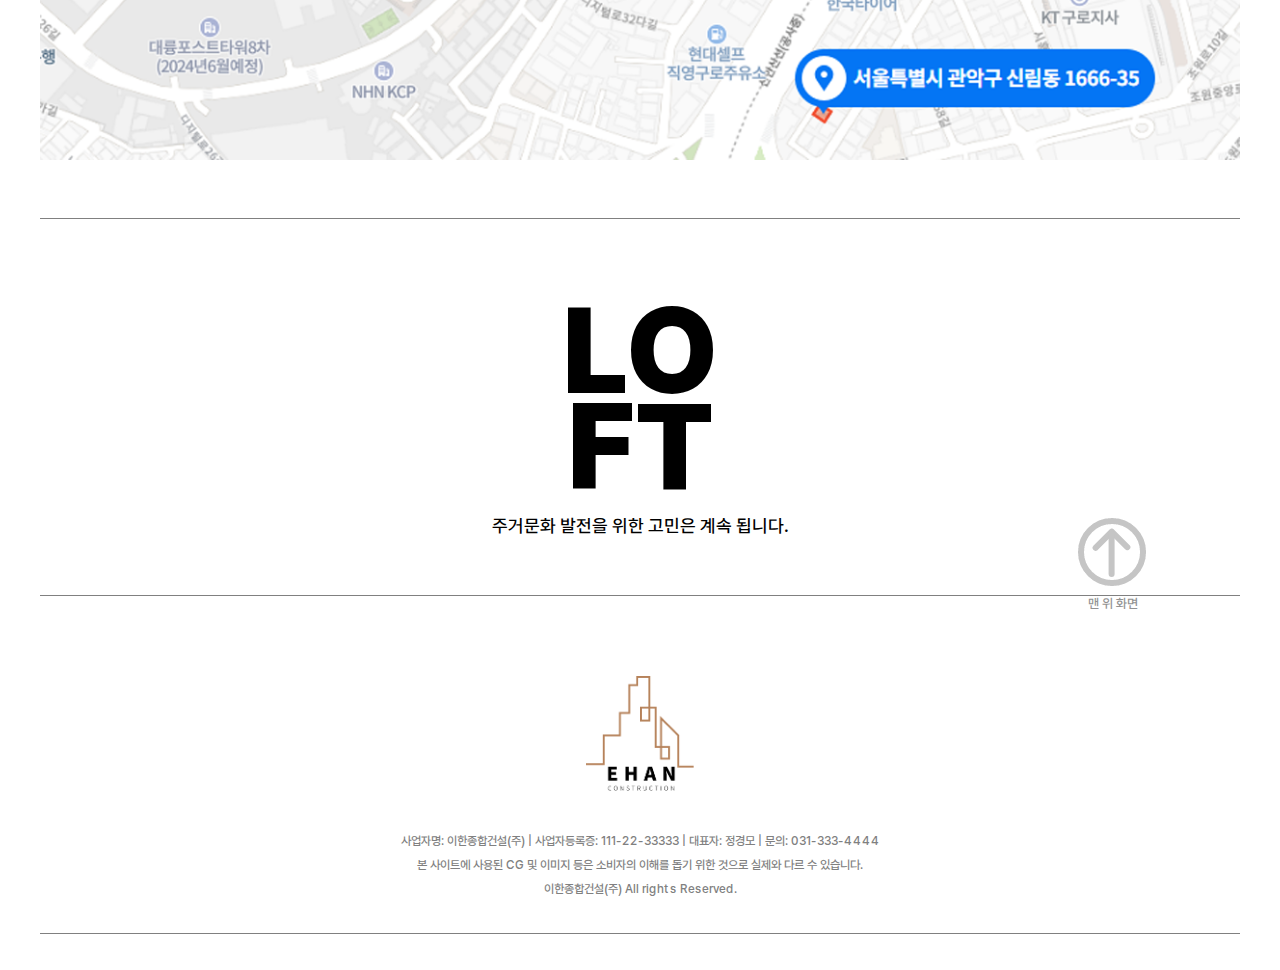
<file: pages/sillimDetail.html>
<!DOCTYPE html>
<html lang="ko">
<head>
  <meta charset="UTF-8">
  <meta http-equiv="X-UA-Compatible" content="IE=edge">
  <meta name="viewport" content="width=device-width, initial-scale=1.0">

  <meta property="og:type" content="website">
  <meta property="og:title" content="(주)이한종합건설">
  <meta property="og:description" content="공간이 공감이 되는 곳 집을 그리다. 이한종합건설">

  <link rel="stylesheet" href="/css/reset.css">
  <link rel="stylesheet" href="/css/common.css">
  <link rel="stylesheet" href="/css/detail.css">

  <title>공간이 공감이 되는 곳 집을 그리다 - 이한종합건설 EHAN</title>
</head>
<body>

  <header id="home">
    <a class="logo eng" href="/">
      <div class="top">THE LOFT</div>
      <div class="bottom">PLACE YEOSU</div>
    </a>
  </header>

  <main class="sillim">
    <div class="inner">
      <div class="sel-box">
        <form>
          <label for="select">단지선택</label>
          <select name="select" onchange="window.open(value,'_self');">
            <option value="">===선택해주세요===</option>
            <option value="/pages/bongcheonDetail.html">관악구 봉천동 단지</option>
            <option value="/pages/magokDetail.html">강서구 마곡동 시설</option>
            <option value="/pages/okgilDetail.html">부천 옥길동 시설</option>
            <option value="/pages/yeosuDetail.html">여수 웅천동 시설</option>
          </select>
        </form>
      </div>
      <div class="detail-summary sec-wrap">
        <div class="left-txt">
          <h4>관악구 신림동</h4>
          <ul>
            <li>
              <p class="tit">ㆍ위치</p>
              <p>서울시 관악구 신림동 1666-35 외 1필지</p>
            </li>
            <li>
              <p class="tit">ㆍ규모</p>
              <p>223.40 ㎡ 지상 5층</p>
            </li>
            <li>
              <p class="tit">ㆍ세대수</p>
              <p>19 세대</p>
            </li>
            <li>
              <p class="tit">ㆍ공사진행</p>
              <p>현황 2022년 입주예정</p>
            </li>
          </ul>
        </div>
        <div class="right-img">
          <img src="/images/sillim3.jpg">
        </div>
      </div>
      <div class="detail-feature sec-wrap">
        <h2 class="sec-tit eng">DESIGN FEATURE</h2>
        <div class="sub-txt">도시적인 조화로 공용 커뮤니티 공간의 편의를 갖춘 다중 주택</div>
        <div class="img-wrap">
          <div class="top">
            <div class="img-box">
              <img src="/images/sillim7.png">
            </div>
            <div class="img-box">
              <img src="/images/sillim8.png">
            </div>
            <div class="img-box">
              <img src="/images/sillim4.png">
            </div>
          </div>
          <div class="bottom">
            <div class="img-box">
              <img src="/images/sillim5.jpg" alt="인현 이미지5">
            </div>
            <div class="img-box">
              <img src="/images/sillim6.jpg" alt="인현 이미지6">
            </div>
          </div>
        </div>
      </div>
      <div class="detail-stages sec-wrap">
        <h2 class="sec-tit eng">CONSTRUCTION STAGES</h2>
        <div class="top">
          <p>전체공정률</p>
          <p>2022 입주예정</p>
        </div>
        <div class="bar">
          <p></p>
        </div>
        <div class="step-box">
          <div>
            <p>STEP 01<br>설계 및 인허가</p>
          </div>
          <div>
            <p>STEP 02<br>토공사</p>
          </div>
          <div>
            <p>STEP 03<br>기초공사</p>
          </div>
          <div>
            <p>STEP 04<br>골조공사</p>
          </div>
          <div>
            <p>STEP 05<br>마감공사</p>
          </div>
          <div>
            <p>STEP 06<br>준공</p>
          </div>
        </div>
      </div>
      <div class="detail-site sec-wrap">
        <h2 class="sec-tit eng">SITE</h2>
        <div class="img-wrap">
          <img src="/images/sillim3.jpg" alt="">
        </div>
        <div class="img-wrap">
          <img src="/images/sillim10.jpg" alt="">
        </div>
      </div>
      <div class="detail-loca sec-wrap">
        <div class="sec-tit eng">LOCATION</div>
        <div class="loca-wrap">
          <img src="/images/sillim-loca.png" alt="">
        </div>
      </div>
    </div>
  </main>

  <footer class="footer">
    <div class="inner">
      <div class="footer-top">
        <div class="logo-box eng foot-symbol">
          LO<br>FT
        </div>
        <p>주거문화 발전을 위한 고민은 계속 됩니다.</p>
        <a class="top-btn" href="#home">
          <img src="/images/top-btn.png" alt="위로" />
          <p>맨 위 화면</p>
        </a>
      </div>
      <div class="footer-bottom">
        <div class="ehan-symbol">
          <img src="/images/ehan-sym2.png" alt="">
        </div>
        <div>
          사업자명: 이한종합건설(주)     |     사업자등록증: 111-22-33333     |     대표자: 정경모     |     문의: 031-333-4444<br>
          본 사이트에 사용된 CG 및 이미지 등은 소비자의 이해를 돕기 위한 것으로 실제와 다르 수 있습니다.<br>
          이한종합건설(주) All rights Reserved.
        </div>
      </div>
    </div>
  </footer>

  <script>

  </script>

</body>
</html>
</file>
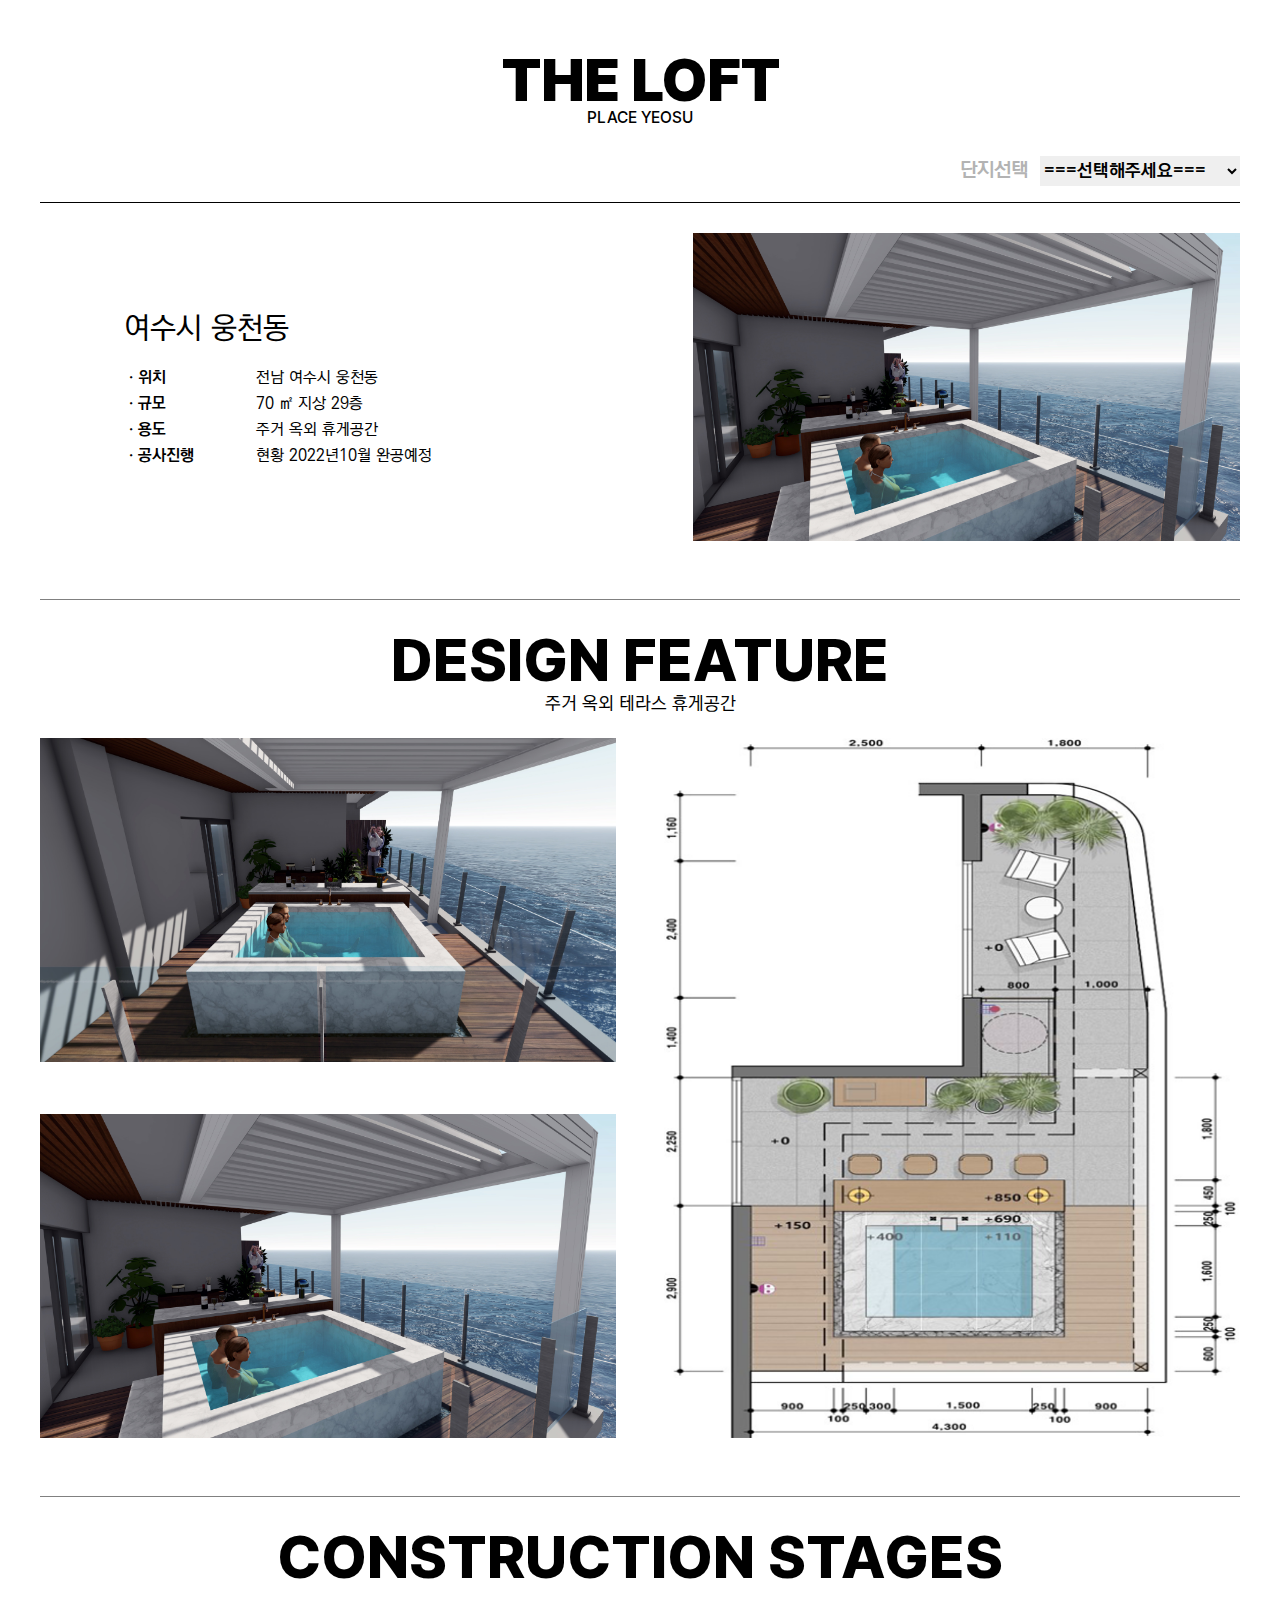
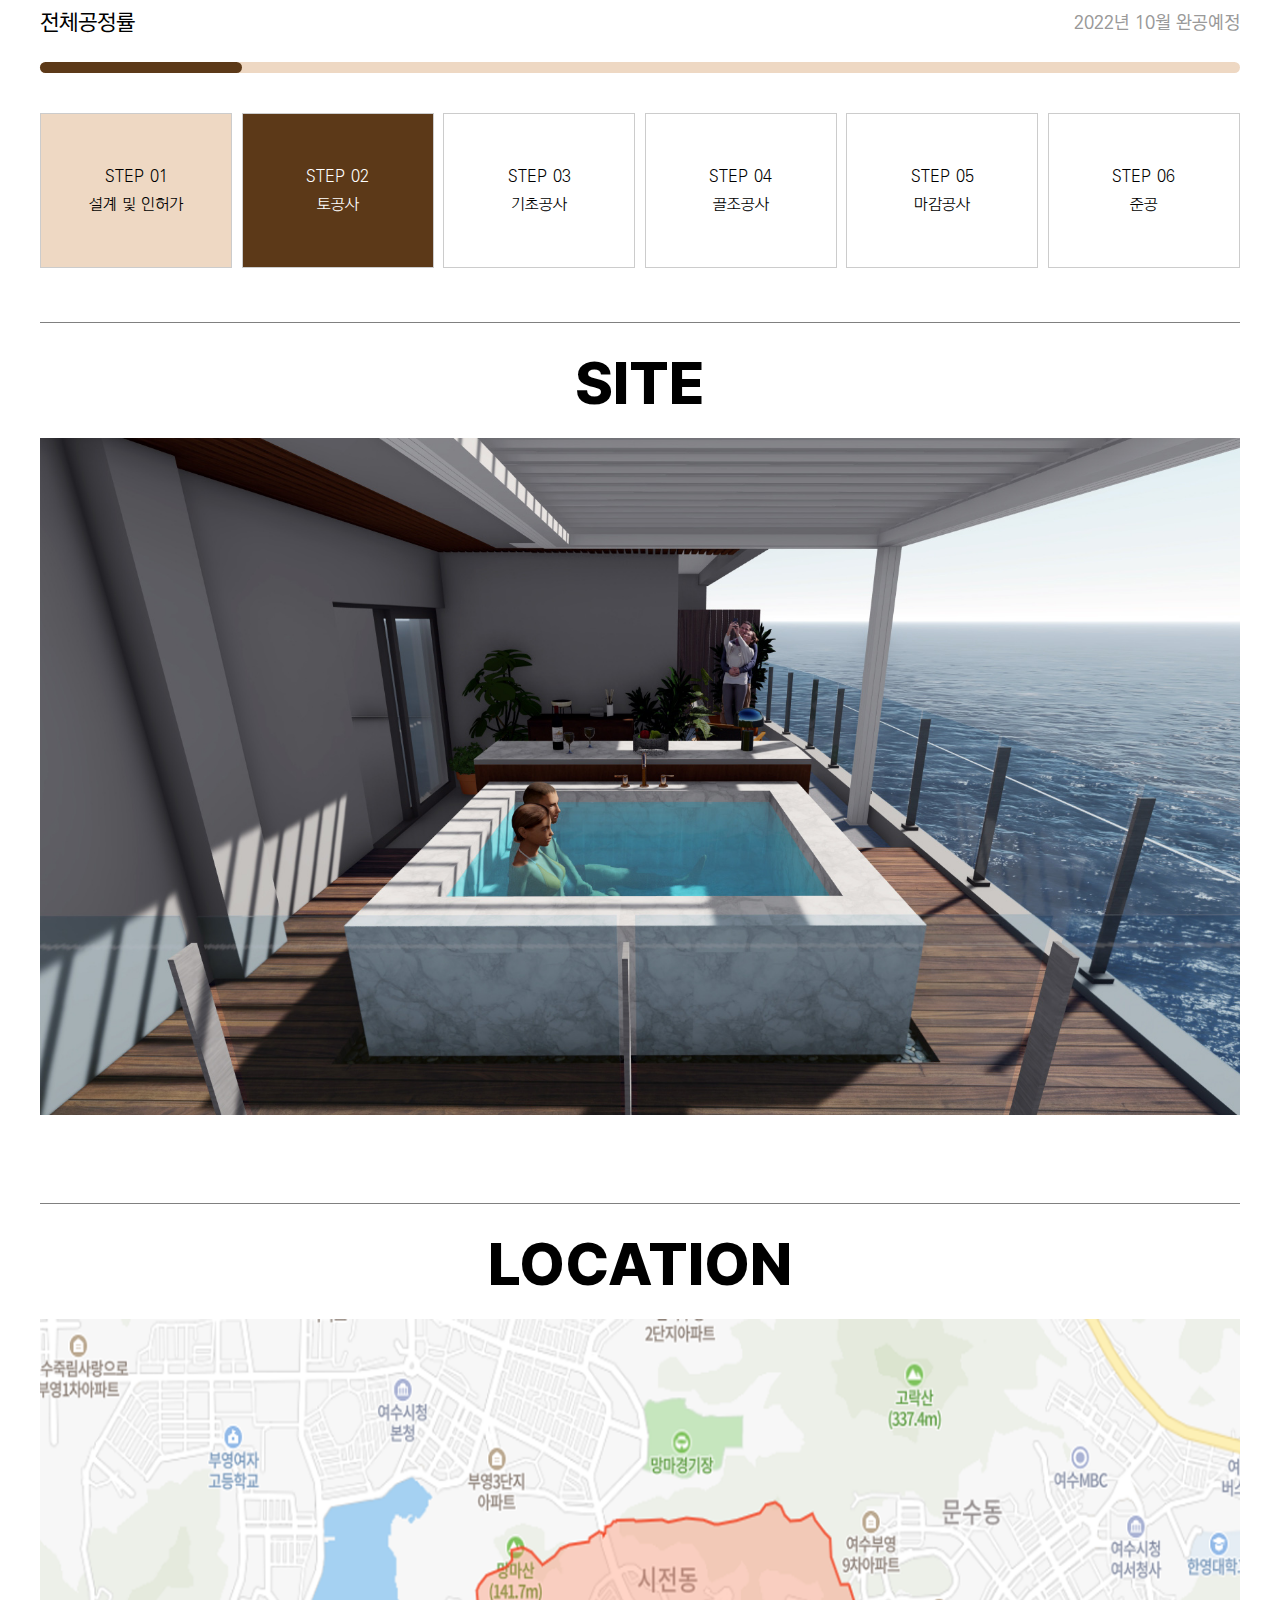
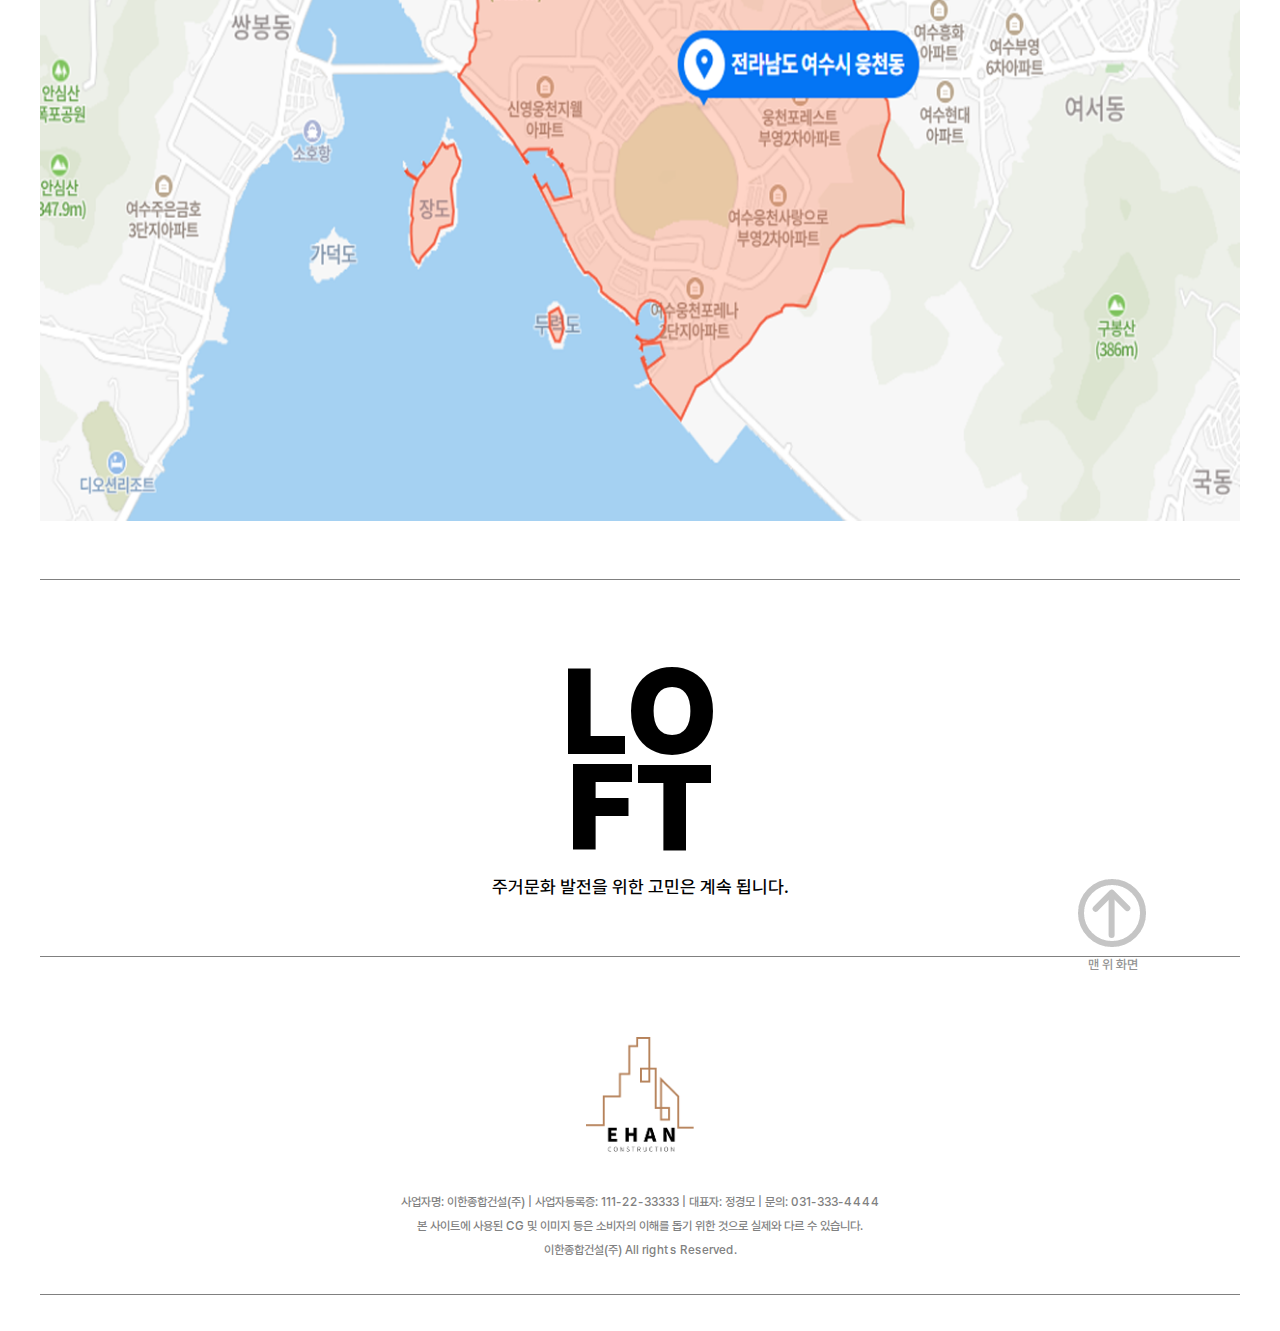
<file: pages/yeosuDetail.html>
<!DOCTYPE html>
<html lang="ko">
<head>
  <meta charset="UTF-8">
  <meta http-equiv="X-UA-Compatible" content="IE=edge">
  <meta name="viewport" content="width=device-width, initial-scale=1.0">

  <meta property="og:type" content="website">
  <meta property="og:title" content="(주)이한종합건설">
  <meta property="og:description" content="공간이 공감이 되는 곳 집을 그리다. 이한종합건설">

  <link rel="stylesheet" href="/css/reset.css">
  <link rel="stylesheet" href="/css/common.css">
  <link rel="stylesheet" href="/css/detail.css">

  <title>공간이 공감이 되는 곳 집을 그리다 - 이한종합건설 EHAN</title>
</head>
<body>

  <header id="home">
    <a class="logo eng" href="/">
      <div class="top">THE LOFT</div>
      <div class="bottom">PLACE YEOSU</div>
    </a>
  </header>

  <main class="yeosu">
    <div class="inner">
      <div class="sel-box">
        <form>
          <label for="select">단지선택</label>
          <select name="select" onchange="window.open(value,'_self');">
            <option value="">===선택해주세요===</option>
            <option value="/pages/bongcheonDetail.html">관악구 봉천동 단지</option>
            <option value="/pages/sillimDetail.html">관악구 신림동 단지</option>
            <option value="/pages/magokDetail.html">강서구 마곡동 시설</option>
            <option value="/pages/okgilDetail.html">부천 옥길동 시설</option>
          </select>
        </form>
      </div>
      <div class="detail-summary sec-wrap">
        <div class="left-txt">
          <h4>여수시 웅천동</h4>
          <ul>
            <li>
              <p class="tit">ㆍ위치</p>
              <p>전남 여수시 웅천동</p>
            </li>
            <li>
              <p class="tit">ㆍ규모</p>
              <p>70 ㎡ 지상 29층</p>
            </li>
            <li>
              <p class="tit">ㆍ용도</p>
              <p>주거 옥외 휴게공간</p>
            </li>
            <li>
              <p class="tit">ㆍ공사진행</p>
              <p>현황 2022년10월 완공예정</p>
            </li>
          </ul>
        </div>
        <div class="right-img">
          <img src="/images/yeosu1.jpg">
        </div>
      </div>
      <div class="detail-feature sec-wrap">
        <h2 class="sec-tit eng">DESIGN FEATURE</h2>
        <div class="sub-txt">주거 옥외 테라스 휴게공간</div>
        <div class="img-wrap">
          <div class="left">
            <div class="img-box">
              <img src="/images/yeosu2.jpg">
            </div>
            <div class="img-box">
              <img src="/images/yeosu1.jpg">
            </div>
          </div>
          <div class="right">
            <div class="img-box">
              <img src="/images/yeosu3.png" alt="인현 이미지5">
            </div>
          </div>
        </div>
      </div>
      <div class="detail-stages sec-wrap">
        <h2 class="sec-tit eng">CONSTRUCTION STAGES</h2>
        <div class="top">
          <p>전체공정률</p>
          <p>2022년 10월 완공예정</p>
        </div>
        <div class="bar">
          <p></p>
        </div>
        <div class="step-box">
          <div>
            <p>STEP 01<br>설계 및 인허가</p>
          </div>
          <div>
            <p>STEP 02<br>토공사</p>
          </div>
          <div>
            <p>STEP 03<br>기초공사</p>
          </div>
          <div>
            <p>STEP 04<br>골조공사</p>
          </div>
          <div>
            <p>STEP 05<br>마감공사</p>
          </div>
          <div>
            <p>STEP 06<br>준공</p>
          </div>
        </div>
      </div>
      <div class="detail-site sec-wrap">
        <h2 class="sec-tit eng">SITE</h2>
        <div class="img-wrap">
          <img src="/images/yeosu2.jpg" alt="">
        </div>
      </div>
      <div class="detail-loca sec-wrap">
        <div class="sec-tit eng">LOCATION</div>
        <div class="loca-wrap">
          <img src="/images/yeosu-loca.png" alt="">
        </div>
      </div>
    </div>
  </main>

  <footer class="footer">
    <div class="inner">
      <div class="footer-top">
        <div class="logo-box eng foot-symbol">
          LO<br>FT
        </div>
        <p>주거문화 발전을 위한 고민은 계속 됩니다.</p>
        <a class="top-btn" href="#home">
          <img src="/images/top-btn.png" alt="위로" />
          <p>맨 위 화면</p>
        </a>
      </div>
      <div class="footer-bottom">
        <div class="ehan-symbol">
          <img src="/images/ehan-sym2.png" alt="">
        </div>
        <div>
          사업자명: 이한종합건설(주)     |     사업자등록증: 111-22-33333     |     대표자: 정경모     |     문의: 031-333-4444<br>
          본 사이트에 사용된 CG 및 이미지 등은 소비자의 이해를 돕기 위한 것으로 실제와 다르 수 있습니다.<br>
          이한종합건설(주) All rights Reserved.
        </div>
      </div>
    </div>
  </footer>

  <script>

  </script>

</body>
</html>
</file>
<file: css/common.css>
* {
  font-family: "KoPubDotum", "Pretendard", sans-serif;
}

.inner {
  width: 100%;
  max-width: 1200px;
  margin: 0 auto;
  /* padding: 0 2rem; */
}
.eng {
  font-family: 'Pretendard', sans-serif;
}
.loft {
  font-weight: 900;
}
.logo .loft {
  font-size: 60px;
  letter-spacing: 1px;
}
.logo .top {
  font-size: 28px;
  letter-spacing: 5px;
  font-weight: 200;
}


/* footer */
footer {
  position: relative;
}
.footer-top {
  padding-top: 8.4rem;
  padding-bottom: 6rem;
  border-bottom: var(--border);
}
.footer-top .foot-symbol {
  font-weight: 900;
  font-size: 12rem;
  line-height: .8;
  margin: 0 auto 2.2rem;
}
.footer-top p {
  font-size: 1.8rem;
}
.top-btn {
  display: flex;
  flex-direction: column;
  justify-content: center;
  align-items: center;
  gap: 1rem;
  color: #929292;
  position: absolute;
  right: 13.3rem;
  bottom: 32.4rem;
}
.top-btn p {
  font-size: 1.3rem;
}
.footer-bottom {
  margin-bottom: 3.6rem;
  padding-top: 8rem;
  padding-bottom: 3.2rem;
  border-bottom: var(--border);
  font-size: 1.2rem;
  line-height: 2;
  color: #808080;
}
.footer-bottom .ehan-symbol {
  margin-bottom: 3rem;
}
.footer-bottom .ehan-symbol img {
  width: 108px;
}


@media screen and (max-width: 1250px) {
  .inner {
    padding: 0 2rem;
  }
}

@media screen and (max-width: 700px) {
  .top-btn {
    right: 2rem;
    bottom: 42.4rem;
  }
  .top-btn img {
    width: 35px;
  }
  .footer-top .foot-symbol {
    width: 100px;
  }
}
@media screen and (max-width: 570px) {
  html {
    font-size: 50%;
    word-break: keep-all;
  }
}
</file>
<file: css/detail.css>
img {
  width: 100%;
}

header {
  padding-top: 5rem;
  margin-bottom: 3rem;
}
header .logo .top {
  font-weight: 900;
  font-size: 6rem;
  letter-spacing: -1px;
}

.sec-wrap {
  padding-top: 3rem;
  padding-bottom: 5.4rem;
  border-bottom: var(--border);
}
.sec-tit {
  font-weight: 500;
  font-size: 6rem;
}

.sel-box {
  display: flex;
  justify-content: right;
  padding-bottom: 1.6rem;
  border-bottom: 1.8px solid #000;
}
.sel-box form {
  display: flex;
  align-items: center;
  gap: 1.2rem;
}
.sel-box form label {
  color: #B3B3B3;
  font-weight: 500;
  font-size: 2rem;
}
.sel-box form select {
  width: 20rem;
  border: 0;
  font-weight: 500;
  font-size: 1.8rem;
  outline: none;
}

.detail-summary {
  display: flex;
  flex-wrap: wrap;
  justify-content: space-between;
  align-items: center;
  row-gap: 2rem;
}
.detail-summary .left-txt {
  width: 50%;
  padding-left: 8.4rem;
  text-align: left;
}
.detail-summary .left-txt h4 {
  margin-bottom: 2.6rem;
  font-size: 3rem;
}
.detail-summary .left-txt ul {
  display: flex;
  flex-direction: column;
  gap: 1rem;
}
.detail-summary .left-txt ul li {
  display: flex;
}
.detail-summary .left-txt ul li .tit {
  width: 13.2rem;
  font-weight: 500;
}
.detail-summary .right-img img {
  width: 54.7rem;
}

.detail-feature .sub-txt {
  margin-top: .5rem;
  font-size: 1.8rem;
  font-weight: 400;
}
.detail-feature .img-wrap .top {
  display: flex;
  justify-content: space-between;
  margin-top: 3rem;
  margin-bottom: 1.2rem;
}
.detail-feature .img-wrap .bottom {
  display: flex;
  justify-content: space-between;
}
.detail-feature .img-wrap .bottom .img-box {
  width: calc((100% - 1.2rem) / 2);
}
.yeosu .detail-feature .img-wrap {
  display: flex;  
  justify-content: space-between;
  margin-top: 2.5rem;
}
.yeosu .detail-feature .img-wrap > div {
  width: 48%;
}
.yeosu .detail-feature .img-wrap .left {
  display: flex;
  flex-direction: column;
  justify-content: space-between;
}

.detail-stages .sec-tit {
  margin-bottom: 2.5rem;
}
.detail-stages .top {
  display: flex;
  justify-content: space-between;
  align-items: center;
  margin-bottom: 2.8rem;
  font-weight: 400;
}
.detail-stages .top p:first-child {
  font-size: 2.2rem;
}
.detail-stages .top p:last-child {
  font-size: 1.8rem;
  color: #999999;
}
.detail-stages .bar {
  width: 100%;
  height: 11px;
  background-color: #eed8c3;
  border-radius: 5.5px;
  margin-bottom: 4rem;
}
.detail-stages .bar p {
  width: 16.87%;
  height: 100%;
  background-color: #5c3918;
  border-radius: 5.5px;
}
.magok .detail-stages .bar p {
  width: 100%;
}
.detail-stages .step-box {
  display: flex;
  justify-content: space-between;
}
.detail-stages .step-box > div {
  display: flex;
  justify-content: center;
  align-items: center;
  width: 19.2rem;
  height: 155px;
  border: 1px solid #CCCCCC;
  font-size: 1.8;
  font-weight: 300;
  line-height: 1.7;
}
.detail-stages .step-box > div:first-child {
  background-color: #eed8c3;
}
.detail-stages .step-box > div:nth-child(2) {
  background-color: #5c3918;
  color: var(--white);
}
.magok .detail-stages .step-box > div:first-child {
  background-color: #eed8c3;
  color: #000;
}
.magok .detail-stages .step-box > div:nth-child(2) {
  background-color: #e0bd9c;
  color: #000;
}
.magok .detail-stages .step-box > div:nth-child(3) {
  background-color: #ca9e75;
  color: var(--white);
}
.magok .detail-stages .step-box > div:nth-child(4) {
  background-color: #aa7a4d;
  color: var(--white);
}
.magok .detail-stages .step-box > div:nth-child(5) {
  background-color: #7c522a;
  color: var(--white);
}
.magok .detail-stages .step-box > div:nth-child(6) {
  background-color: #5c3918;
  color: var(--white);
}

.detail-site .sec-tit {
  margin-bottom: 2.5rem;
}
.detail-site .img-wrap {
  margin-bottom: 3rem;
}
.detail-site .img-wrap img {
  width: auto;
  width: 100%;
}

.detail-loca .sec-tit {
  margin-bottom: 2.5rem;
}

@media screen and (max-width: 1050px) {
  .detail-summary .left-txt {
    width: 100%;
    padding-left: 0;
  }
}

@media screen and (max-width: 590px) {
  .sec-tit {
    font-size: 5rem;
  }
  .detail-summary .right-img img {
    width: 100%;
  }  
}
</file>
